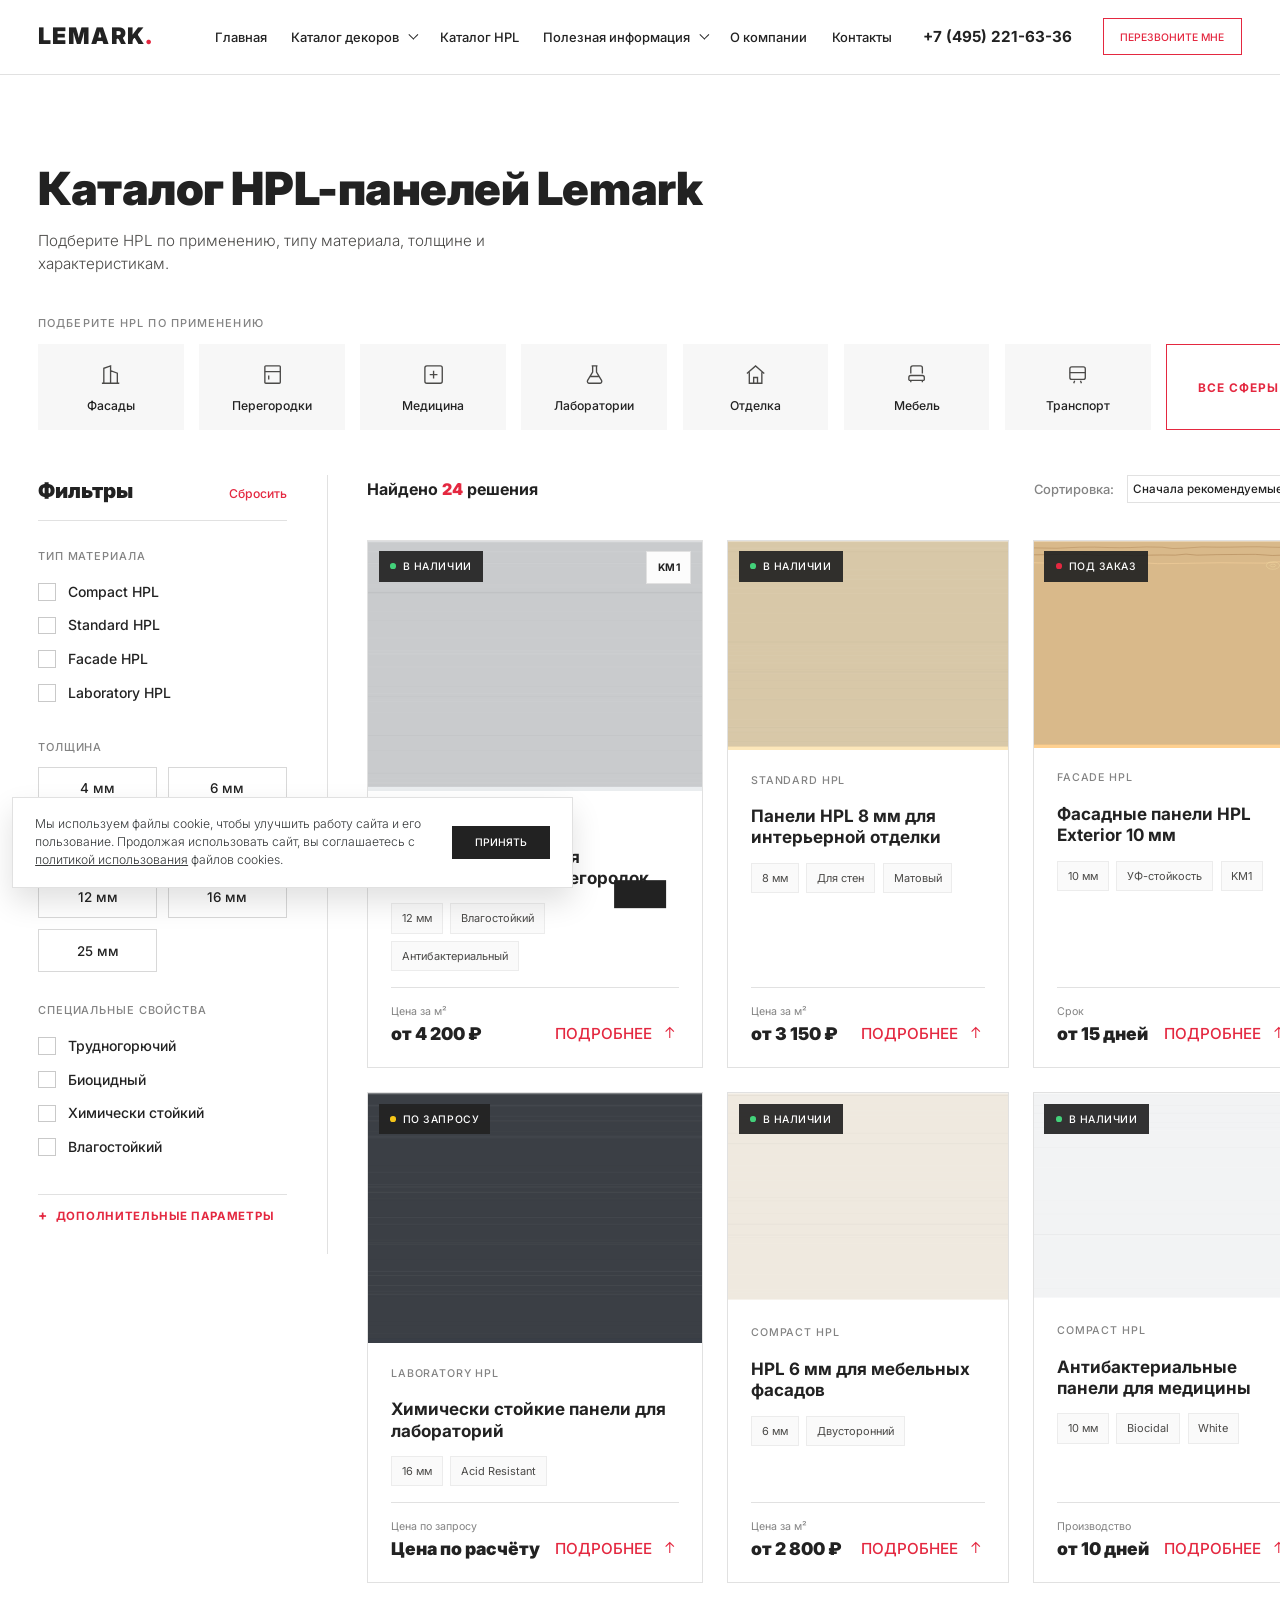
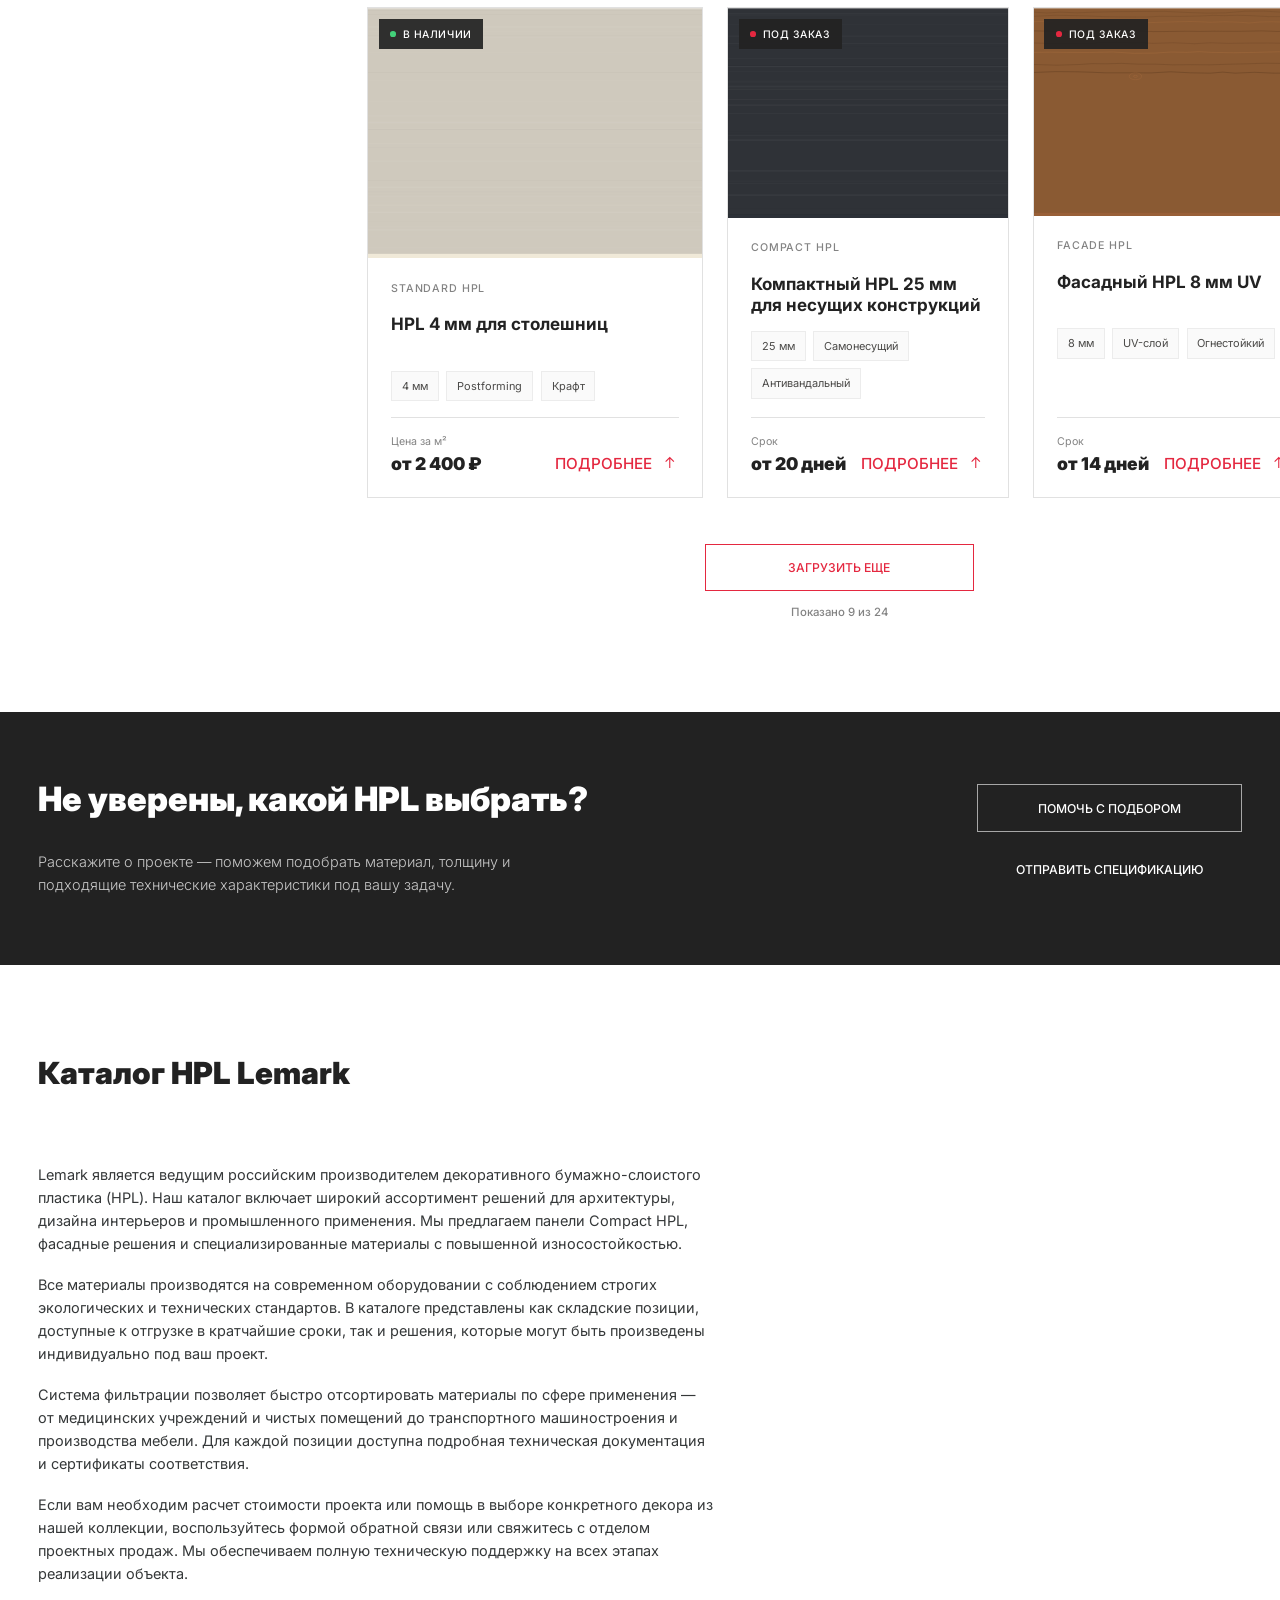
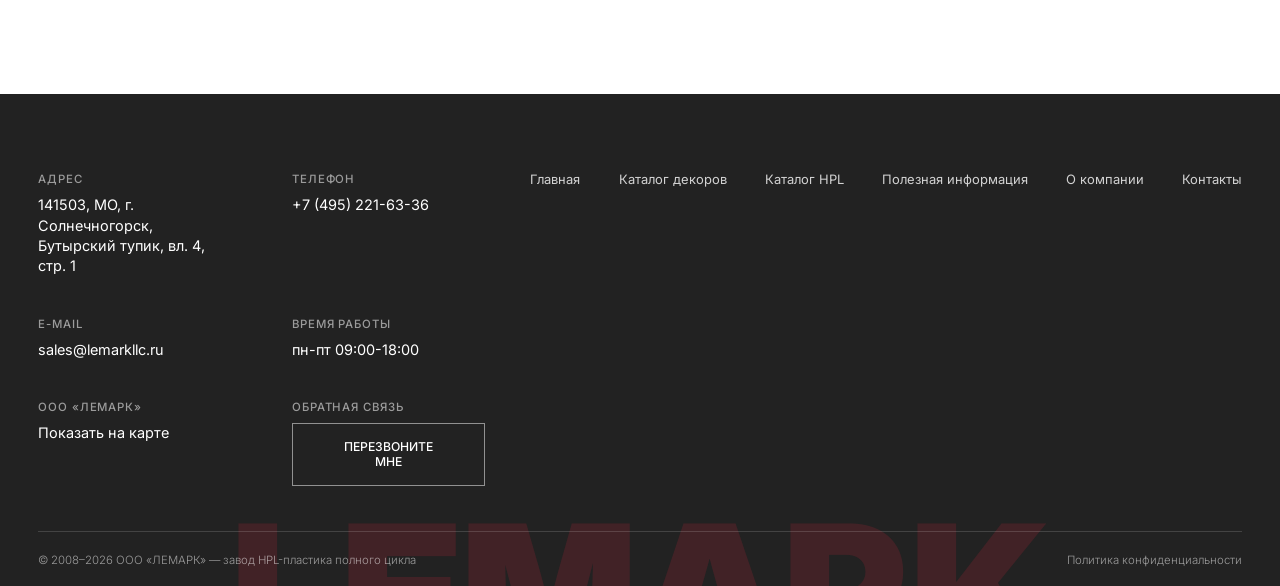
<file: index.html>
<!DOCTYPE html>
<html lang="ru">
<head>
  <meta charset="UTF-8">
  <meta name="viewport" content="width=device-width, initial-scale=1.0">
  <title>Каталог HPL-панелей Lemark — производитель HPL пластика</title>
  <meta name="description" content="Каталог HPL-панелей Lemark: подберите HPL по применению, типу материала, толщине и характеристикам. Более 3156 декоров, производство полного цикла.">
  <link rel="preconnect" href="https://lemarkllc.ru">
  <!-- VisueltPro грузится с lemarkllc.ru; если кросс-домен заблокирован CORS —
       fallback Inter (визуально близок). На MODX шрифт свой — fallback не нужен. -->
  <link rel="preconnect" href="https://fonts.googleapis.com">
  <link rel="preconnect" href="https://fonts.gstatic.com" crossorigin>
  <link href="https://fonts.googleapis.com/css2?family=Inter:wght@300;400;500;600;700;800;900&display=swap" rel="stylesheet">
  <!-- Базовые стили (аналог чанка style.css) -->
  <link rel="stylesheet" href="assets/css/style.css">
  <!-- CSS каталога — отдельный чанк рядом со style.css (см. modx/) -->
  <link rel="stylesheet" href="assets/css/catalog.css">
</head>
<body>

  <!-- ============ ШАПКА (чанк [[*header*]]) ============ -->
  <header class="header">
    <a class="header__logo" href="index.html" aria-label="Lemark — на главную">LEMARK<span>.</span></a>

    <nav class="header__nav" aria-label="Основное меню">
      <a class="header__nav-item" href="index.html">Главная</a>

      <div class="header__nav-item" data-menu>
        <span>Каталог декоров</span><i class="caret"></i>
        <div class="header__nav-dropdown">
          <a href="https://lemarkllc.ru/katalog-dekorov-hpl/odnotonnyie/">Однотонные</a>
          <a href="https://lemarkllc.ru/katalog-dekorov-hpl/derevyannye/">Деревянные</a>
          <a href="https://lemarkllc.ru/katalog-dekorov-hpl/kamennye/">Каменные</a>
          <a href="https://lemarkllc.ru/katalog-dekorov-hpl/fantaziynye/">Фантазийные</a>
          <a href="https://lemarkllc.ru/katalog-dekorov-hpl/metallizirovannye/">Металлизированные</a>
        </div>
      </div>

      <a class="header__nav-item" href="index.html">Каталог HPL</a>

      <div class="header__nav-item" data-menu>
        <span>Полезная информация</span><i class="caret"></i>
        <div class="header__nav-dropdown">
          <a href="https://lemarkllc.ru/poleznaya-informacziya/rekomendacziyi-po-rabote-s-hpl/">Рекомендации по работе с HPL</a>
          <a href="https://lemarkllc.ru/poleznaya-informacziya/texnicheskoe-opisanie-hpl/">Техническое описание HPL</a>
          <a href="https://lemarkllc.ru/poleznaya-informacziya/voprosy-i-otveti/">Вопросы и ответы</a>
        </div>
      </div>

      <a class="header__nav-item" href="https://lemarkllc.ru/o-kompanii/">О компании</a>
      <a class="header__nav-item" href="https://lemarkllc.ru/contacts/">Контакты</a>
    </nav>

    <div class="header__right">
      <a class="header__phone" href="tel:+74952216336">+7 (495) 221-63-36</a>
      <button class="border-red-button header__callback js-open-callback" type="button">Перезвоните мне</button>
    </div>

    <button class="menu-button js-menu-toggle" type="button" aria-label="Открыть меню">
      <span class="menu-button__line menu-button__line_1"></span>
      <span class="menu-button__line menu-button__line_2"></span>
      <span class="menu-button__line menu-button__line_3"></span>
    </button>
  </header>

  <!-- Мобильное меню -->
  <div class="menu-side-overlay js-menu-overlay"></div>
  <aside class="menu-side" aria-label="Мобильное меню">
    <span class="menu-side__title">Меню</span>
    <a class="menu-side__item" href="index.html">Главная</a>
    <div class="menu-side__item">
      Каталог декоров
      <a href="https://lemarkllc.ru/katalog-dekorov-hpl/odnotonnyie/">Однотонные</a>
      <a href="https://lemarkllc.ru/katalog-dekorov-hpl/derevyannye/">Деревянные</a>
      <a href="https://lemarkllc.ru/katalog-dekorov-hpl/kamennye/">Каменные</a>
      <a href="https://lemarkllc.ru/katalog-dekorov-hpl/fantaziynye/">Фантазийные</a>
      <a href="https://lemarkllc.ru/katalog-dekorov-hpl/metallizirovannye/">Металлизированные</a>
    </div>
    <a class="menu-side__item" href="index.html">Каталог HPL</a>
    <div class="menu-side__item">
      Полезная информация
      <a href="https://lemarkllc.ru/poleznaya-informacziya/rekomendacziyi-po-rabote-s-hpl/">Рекомендации по работе с HPL</a>
      <a href="https://lemarkllc.ru/poleznaya-informacziya/texnicheskoe-opisanie-hpl/">Техническое описание HPL</a>
      <a href="https://lemarkllc.ru/poleznaya-informacziya/voprosy-i-otveti/">Вопросы и ответы</a>
    </div>
    <a class="menu-side__item" href="https://lemarkllc.ru/o-kompanii/">О компании</a>
    <a class="menu-side__item" href="https://lemarkllc.ru/contacts/">Контакты</a>
    <span class="menu-side__title">Контакты</span>
    <a class="menu-side__item" href="tel:+74952216336">+7 (495) 221-63-36</a>
    <a class="menu-side__item" href="mailto:sales@lemarkllc.ru">sales@lemarkllc.ru</a>
    <button class="common-button js-open-callback" type="button" style="margin-top:1em;">Перезвоните мне</button>
  </aside>

  <main class="main-content">
    <div class="header-placeholder"></div>

    <div class="section-fc" style="grid-template-columns: var(--gaps) 1fr var(--gaps);">
      <div class="section-fc__container" style="width:100%;">

        <!-- Заголовок страницы -->
        <section class="catalog-intro">
          <h1 class="catalog-intro__heading">Каталог HPL-панелей Lemark</h1>
          <p class="catalog-intro__desc">Подберите HPL по применению, типу материала, толщине и характеристикам.</p>
        </section>

        <!-- Быстрый фильтр по применению (иконки, как в макете) -->
        <section class="catalog-apps" id="catalogApps" aria-label="Подберите HPL по применению">
          <span class="catalog-apps__label">Подберите HPL по применению</span>
          <div class="catalog-apps__grid">
            <button class="app-tile" type="button" data-app="faades">
              <svg viewBox="0 0 24 24" fill="none" stroke="currentColor" stroke-width="1.4" aria-hidden="true"><path d="M3 21h18M5 21V5.5L12 3v18M12 21V8l7 2.5V21M8 8h.01M8 11h.01M8 14h.01M8 17h.01M15.5 13h.01M15.5 16h.01"/></svg>
              <span>Фасады</span>
            </button>
            <button class="app-tile" type="button" data-app="peregorodki">
              <svg viewBox="0 0 24 24" fill="none" stroke="currentColor" stroke-width="1.4" aria-hidden="true"><rect x="4" y="3" width="16" height="18" rx="1"/><path d="M4 9h16M15 6h.01M8 13v4"/></svg>
              <span>Перегородки</span>
            </button>
            <button class="app-tile" type="button" data-app="medicina">
              <svg viewBox="0 0 24 24" fill="none" stroke="currentColor" stroke-width="1.4" aria-hidden="true"><rect x="3" y="3" width="18" height="18" rx="2"/><path d="M12 8v8M8 12h8"/></svg>
              <span>Медицина</span>
            </button>
            <button class="app-tile" type="button" data-app="laboratorii">
              <svg viewBox="0 0 24 24" fill="none" stroke="currentColor" stroke-width="1.4" aria-hidden="true"><path d="M9 3h6M10 3v6.3L4.8 18a2 2 0 0 0 1.8 3h10.8a2 2 0 0 0 1.8-3L14 9.3V3M7.5 14h9"/></svg>
              <span>Лаборатории</span>
            </button>
            <button class="app-tile" type="button" data-app="orientka">
              <svg viewBox="0 0 24 24" fill="none" stroke="currentColor" stroke-width="1.4" aria-hidden="true"><path d="M3 11l9-8 9 8M5.5 9.5V21h13V9.5M10 21v-6h4v6"/></svg>
              <span>Отделка</span>
            </button>
            <button class="app-tile" type="button" data-app="mebel">
              <svg viewBox="0 0 24 24" fill="none" stroke="currentColor" stroke-width="1.4" aria-hidden="true"><path d="M6 11V5a2 2 0 0 1 2-2h8a2 2 0 0 1 2 2v6M4 18v-3a2 2 0 0 1 2-2h12a2 2 0 0 1 2 2v3M4 18h16M6 18v2M18 18v2"/></svg>
              <span>Мебель</span>
            </button>
            <button class="app-tile" type="button" data-app="transport">
              <svg viewBox="0 0 24 24" fill="none" stroke="currentColor" stroke-width="1.4" aria-hidden="true"><rect x="4" y="4" width="16" height="13" rx="2"/><path d="M4 10h16M8 21l1-2.5M16 21l-1-2.5M8.5 14h.01M15.5 14h.01"/></svg>
              <span>Транспорт</span>
            </button>
            <button class="app-tile app-tile--all is-active" type="button" data-app="all">
              <span>Все сферы</span>
            </button>
          </div>
        </section>

        <!-- ============ Фильтры (слева, доп. параметры) + каталог (справа) ============ -->
        <div class="catalog-layout">

          <!-- Сайдбар доп. фильтров (статичный; JS фильтрует сетку) -->
          <aside class="catalog-filters" id="catalogFilters" aria-label="Фильтры каталога">
            <div class="catalog-filters__head">
              <h2 class="catalog-filters__title">Фильтры</h2>
              <button class="catalog-filters__reset js-reset" type="button">Сбросить</button>
            </div>

            <div class="catalog-filters__group">
              <h3 class="catalog-filters__label">Тип материала</h3>
              <label class="check"><input type="checkbox" data-filter="category" value="Compact HPL"><span class="check__box"></span>Compact HPL</label>
              <label class="check"><input type="checkbox" data-filter="category" value="Standard HPL"><span class="check__box"></span>Standard HPL</label>
              <label class="check"><input type="checkbox" data-filter="category" value="Facade HPL"><span class="check__box"></span>Facade HPL</label>
              <label class="check"><input type="checkbox" data-filter="category" value="Laboratory HPL"><span class="check__box"></span>Laboratory HPL</label>
            </div>

            <div class="catalog-filters__group">
              <h3 class="catalog-filters__label">Толщина</h3>
              <div class="catalog-filters__thickness">
                <button class="thickness-toggle" type="button" data-filter="thickness" data-value="4">4 мм</button>
                <button class="thickness-toggle" type="button" data-filter="thickness" data-value="6">6 мм</button>
                <button class="thickness-toggle" type="button" data-filter="thickness" data-value="8">8 мм</button>
                <button class="thickness-toggle" type="button" data-filter="thickness" data-value="10">10 мм</button>
                <button class="thickness-toggle" type="button" data-filter="thickness" data-value="12">12 мм</button>
                <button class="thickness-toggle" type="button" data-filter="thickness" data-value="16">16 мм</button>
                <button class="thickness-toggle" type="button" data-filter="thickness" data-value="25">25 мм</button>
              </div>
            </div>

            <div class="catalog-filters__group">
              <h3 class="catalog-filters__label">Специальные свойства</h3>
              <label class="check"><input type="checkbox" data-filter="property" value="fire"><span class="check__box"></span>Трудногорючий</label>
              <label class="check"><input type="checkbox" data-filter="property" value="biocidal"><span class="check__box"></span>Биоцидный</label>
              <label class="check"><input type="checkbox" data-filter="property" value="chemical"><span class="check__box"></span>Химически стойкий</label>
              <label class="check"><input type="checkbox" data-filter="property" value="moisture"><span class="check__box"></span>Влагостойкий</label>
            </div>

            <button class="catalog-filters__more js-filters-more" type="button" aria-expanded="false">
              <span class="catalog-filters__more-icon">+</span>Дополнительные параметры
            </button>
            <div class="catalog-filters__extra" id="catalogFiltersExtra" hidden>
              <div class="catalog-filters__group">
                <h3 class="catalog-filters__label">Наличие</h3>
                <label class="check"><input type="checkbox" data-filter="stock" value="in_stock"><span class="check__box"></span>В наличии</label>
                <label class="check"><input type="checkbox" data-filter="stock" value="under_order"><span class="check__box"></span>Под заказ</label>
                <label class="check"><input type="checkbox" data-filter="stock" value="request"><span class="check__box"></span>По запросу</label>
              </div>
            </div>
          </aside>

          <!-- Контент каталога -->
          <div class="catalog-main">

            <!-- Панель результатов -->
            <div class="catalog-toolbar">
              <span class="catalog-toolbar__count" id="catalogCount">Найдено <b>…</b> решений</span>
              <div class="catalog-chips" id="catalogChips"><!-- JS: активные фильтры --></div>
              <div class="catalog-sort">
                <span>Сортировка:</span>
                <select id="catalogSort" aria-label="Сортировка">
                  <option value="recommended">Сначала рекомендуемые</option>
                  <option value="thickness">По толщине</option>
                  <option value="name">По названию</option>
                </select>
              </div>
            </div>

            <!-- Сетка карточек -->
            <section class="catalog-grid" id="catalogGrid" aria-label="Список товаров"></section>

            <!-- Пусто -->
            <div class="catalog-empty" id="catalogEmpty" hidden>
              <b>Ничего не найдено</b>
              Попробуйте изменить параметры фильтров.
            </div>

            <!-- Загрузить еще -->
            <div class="catalog-loadmore" id="catalogLoadmore" hidden>
              <div>
                <button class="border-red-button js-loadmore" type="button">Загрузить еще</button>
                <div class="catalog-loadmore__note" id="catalogLoadmoreNote"></div>
              </div>
            </div>

          </div>
        </div>

      </div>
    </div>

    <!-- CTA: помощь с подбором -->
    <section class="catalog-cta">
      <div class="catalog-cta__inner">
        <div>
          <h2 class="catalog-cta__heading">Не уверены, какой HPL выбрать?</h2>
          <p class="catalog-cta__desc">Расскажите о проекте — поможем подобрать материал, толщину и подходящие технические характеристики под вашу задачу.</p>
        </div>
        <div class="catalog-cta__buttons">
          <button class="border-red-button js-open-callback" type="button">Помочь с подбором</button>
          <button class="common-button js-open-spec" type="button">Отправить спецификацию</button>
        </div>
      </div>
    </section>

    <!-- SEO-блок -->
    <section class="catalog-seo section-fc">
      <h2 class="section-fc__heading catalog-seo__heading">Каталог HPL Lemark</h2>
      <div class="section-fc__container">
        <p>Lemark является ведущим российским производителем декоративного бумажно-слоистого пластика (HPL). Наш каталог включает широкий ассортимент решений для архитектуры, дизайна интерьеров и промышленного применения. Мы предлагаем панели Compact HPL, фасадные решения и специализированные материалы с повышенной износостойкостью.</p>
        <p>Все материалы производятся на современном оборудовании с соблюдением строгих экологических и технических стандартов. В каталоге представлены как складские позиции, доступные к отгрузке в кратчайшие сроки, так и решения, которые могут быть произведены индивидуально под ваш проект.</p>
        <p>Система фильтрации позволяет быстро отсортировать материалы по сфере применения — от медицинских учреждений и чистых помещений до транспортного машиностроения и производства мебели. Для каждой позиции доступна подробная техническая документация и сертификаты соответствия.</p>
        <p>Если вам необходим расчет стоимости проекта или помощь в выборе конкретного декора из нашей коллекции, воспользуйтесь формой обратной связи или свяжитесь с отделом проектных продаж. Мы обеспечиваем полную техническую поддержку на всех этапах реализации объекта.</p>
      </div>
    </section>

  </main>

  <!-- ============ ПОДВАЛ (чанк [[*footer*]]) ============ -->
  <footer class="footer">
    <div class="footer__inner">
      <div class="footer__contacts">
        <div class="footer__contacts-item">
          <b>Адрес</b>
          <span>141503, МО, г. Солнечногорск,<br>Бутырский тупик, вл. 4, стр. 1</span>
        </div>
        <div class="footer__contacts-item">
          <b>Телефон</b>
          <a href="tel:+74952216336">+7 (495) 221-63-36</a>
        </div>
        <div class="footer__contacts-item">
          <b>E-mail</b>
          <a href="mailto:sales@lemarkllc.ru">sales@lemarkllc.ru</a>
        </div>
        <div class="footer__contacts-item">
          <b>Время работы</b>
          <span>пн-пт 09:00-18:00</span>
        </div>
        <div class="footer__contacts-item">
          <b>ООО «ЛЕМАРК»</b>
          <a href="https://yandex.ru/maps/?text=Солнечногорск%20Бутырский%20тупик%204" target="_blank" rel="noopener">Показать на карте</a>
        </div>
        <div class="footer__contacts-item">
          <b>Обратная связь</b>
          <button class="border-red-button footer__callback js-open-callback" type="button">Перезвоните мне</button>
        </div>
      </div>

      <nav class="footer__menu" aria-label="Меню в подвале">
        <a href="index.html">Главная</a>
        <a href="https://lemarkllc.ru/katalog-dekorov-hpl/">Каталог декоров</a>
        <a href="index.html">Каталог HPL</a>
        <a href="https://lemarkllc.ru/poleznaya-informacziya/">Полезная информация</a>
        <a href="https://lemarkllc.ru/o-kompanii/">О компании</a>
        <a href="https://lemarkllc.ru/contacts/">Контакты</a>
      </nav>
    </div>

    <div class="footer__copy">
      <span>© 2008–<span id="footerYear"></span> ООО «ЛЕМАРК» — завод HPL-пластика полного цикла</span>
      <a href="https://lemarkllc.ru/politika-konfidenczialnosti/">Политика конфиденциальности</a>
    </div>

    <div class="footer__text-logo" aria-hidden="true">LEMARK</div>
  </footer>

  <!-- Cookie-плашка -->
  <div class="cookie-banner" id="cookieBanner">
    <span>Мы используем файлы cookie, чтобы улучшить работу сайта и его пользование. Продолжая использовать сайт, вы соглашаетесь с <a href="https://lemarkllc.ru/politika-konfidenczialnosti/">политикой использования</a> файлов cookies.</span>
    <button class="common-button cookie-banner__button" id="cookieAccept" type="button">Принять</button>
  </div>

  <!-- Поп-ап: обратный звонок -->
  <div class="popup" id="callbackPopup" role="dialog" aria-modal="true" aria-label="Форма обратного звонка">
    <div class="common-form">
      <button class="common-form__close-button js-popup-close" type="button" aria-label="Закрыть"></button>
      <h3 class="common-form__title">Перезвоните <span>мне</span></h3>
      <p class="common-form__desc">Оставьте номер — специалист по HPL перезвонит в рабочее время и ответит на вопросы по каталогу.</p>
      <form class="js-demo-form" data-form-name="callback">
        <input class="common-form__input" type="text" name="name" placeholder="Ваше имя" required>
        <input class="common-form__input" type="tel" name="phone" placeholder="Телефон" required>
        <label class="common-form__terms">
          <input type="checkbox" name="agree" required>
          Я даю согласие на обработку персональных данных и принимаю
          <a href="https://lemarkllc.ru/politika-konfidenczialnosti/" target="_blank" rel="noopener">политику конфиденциальности</a>
        </label>
        <button class="common-button common-button_red common-form__submit-button" type="submit">Отправить заявку</button>
      </form>
    </div>
  </div>

  <!-- Поп-ап: спецификация -->
  <div class="popup" id="specPopup" role="dialog" aria-modal="true" aria-label="Отправить спецификацию">
    <div class="common-form">
      <button class="common-form__close-button js-popup-close" type="button" aria-label="Закрыть"></button>
      <h3 class="common-form__title">Отправить <span>спецификацию</span></h3>
      <p class="common-form__desc">Пришлите размеры или чертежи проекта — подберём материал, декор и рассчитаем стоимость.</p>
      <form class="js-demo-form" data-form-name="specification">
        <input class="common-form__input" type="text" name="name" placeholder="Ваше имя" required>
        <input class="common-form__input" type="tel" name="phone" placeholder="Телефон" required>
        <input class="common-form__input" type="email" name="email" placeholder="E-mail">
        <label class="common-form__file-field js-file-field">
          <svg viewBox="0 0 24 24" aria-hidden="true"><path d="M12 5v14M5 12h14" stroke-width="2"/></svg>
          <span class="js-file-label">Прикрепить файл (PDF, DWG, XLSX)</span>
          <input class="common-form__real-file-input" type="file" name="file">
        </label>
        <label class="common-form__terms">
          <input type="checkbox" name="agree" required>
          Я даю согласие на обработку персональных данных и принимаю
          <a href="https://lemarkllc.ru/politika-konfidenczialnosti/" target="_blank" rel="noopener">политику конфиденциальности</a>
        </label>
        <button class="common-button common-button_red common-form__submit-button" type="submit">Отправить спецификацию</button>
      </form>
    </div>
  </div>

  <div class="toast" id="toast"></div>

  <!-- Базовый JS (меню, формы, cookie) -->
  <script src="assets/js/main.js"></script>
  <!-- JS каталога (аналог чанка каталога) -->
  <script src="assets/js/catalog.js"></script>
</body>
</html>
</file>
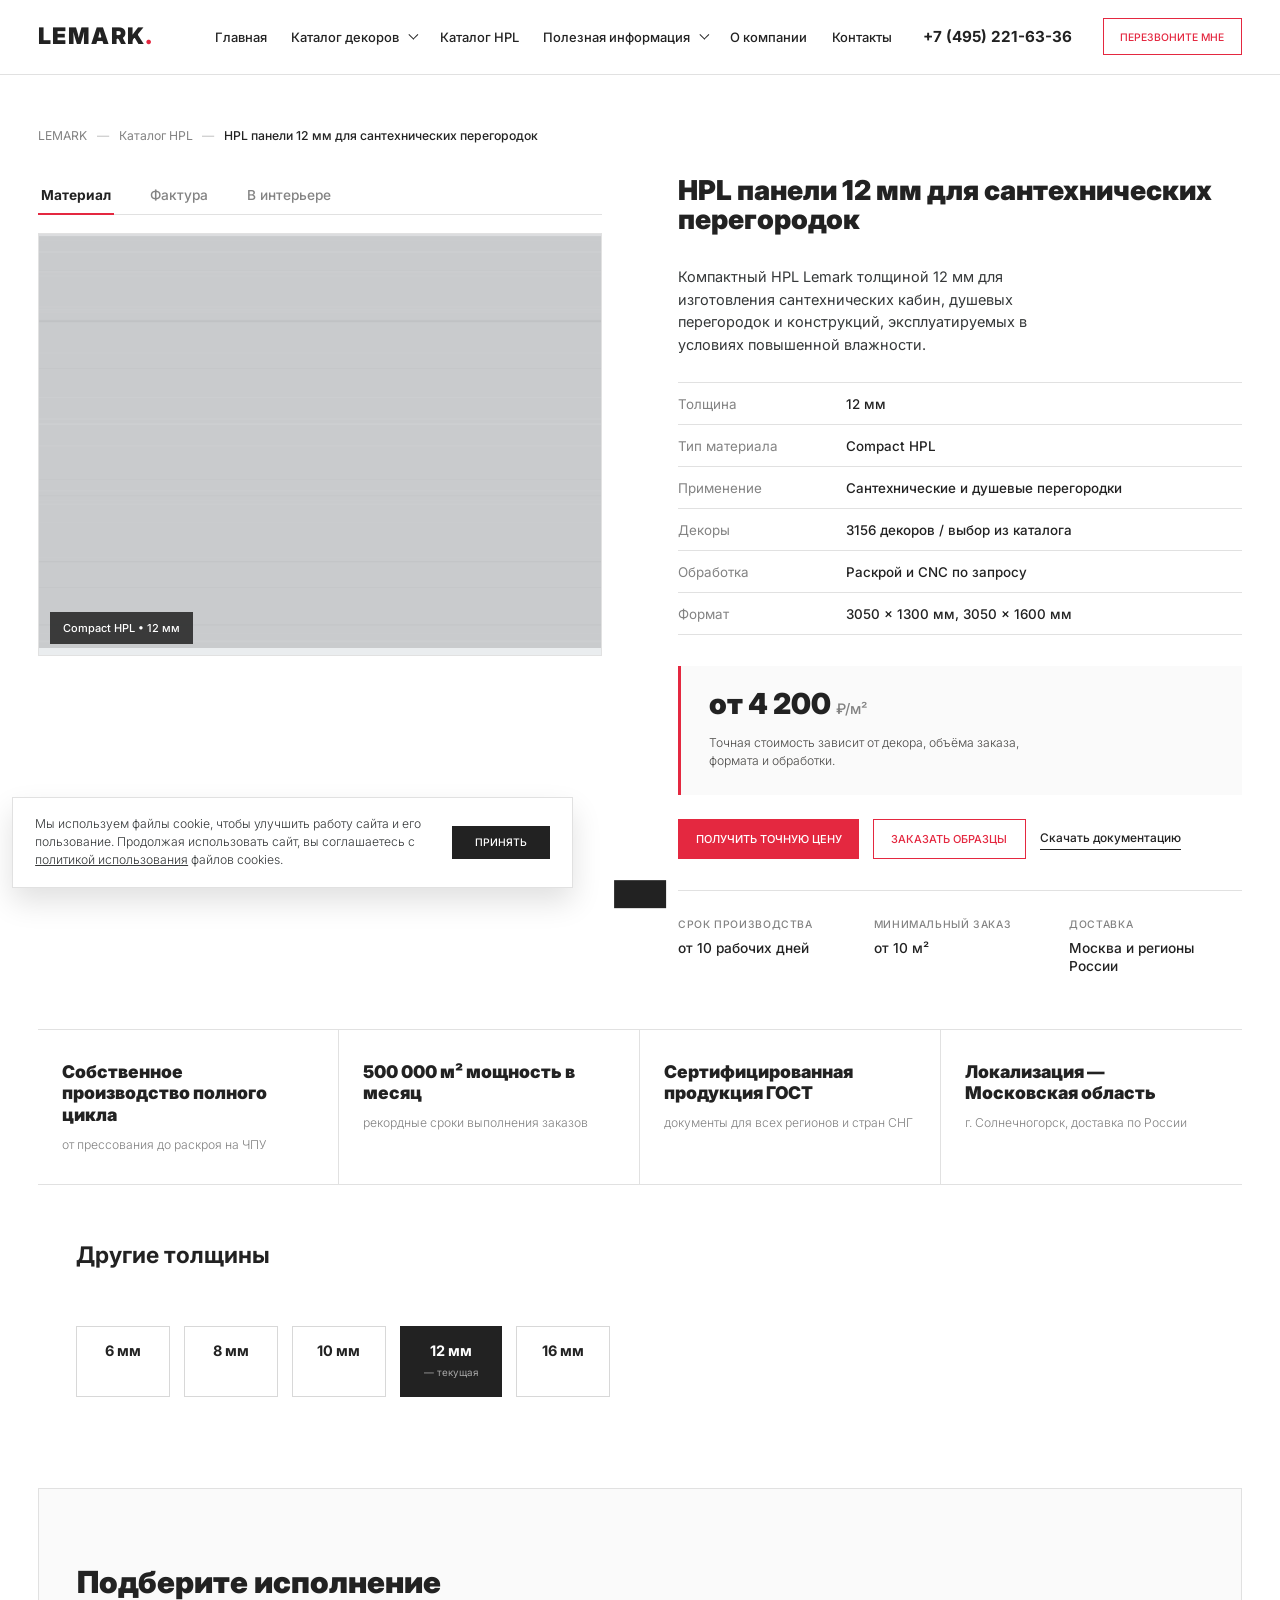
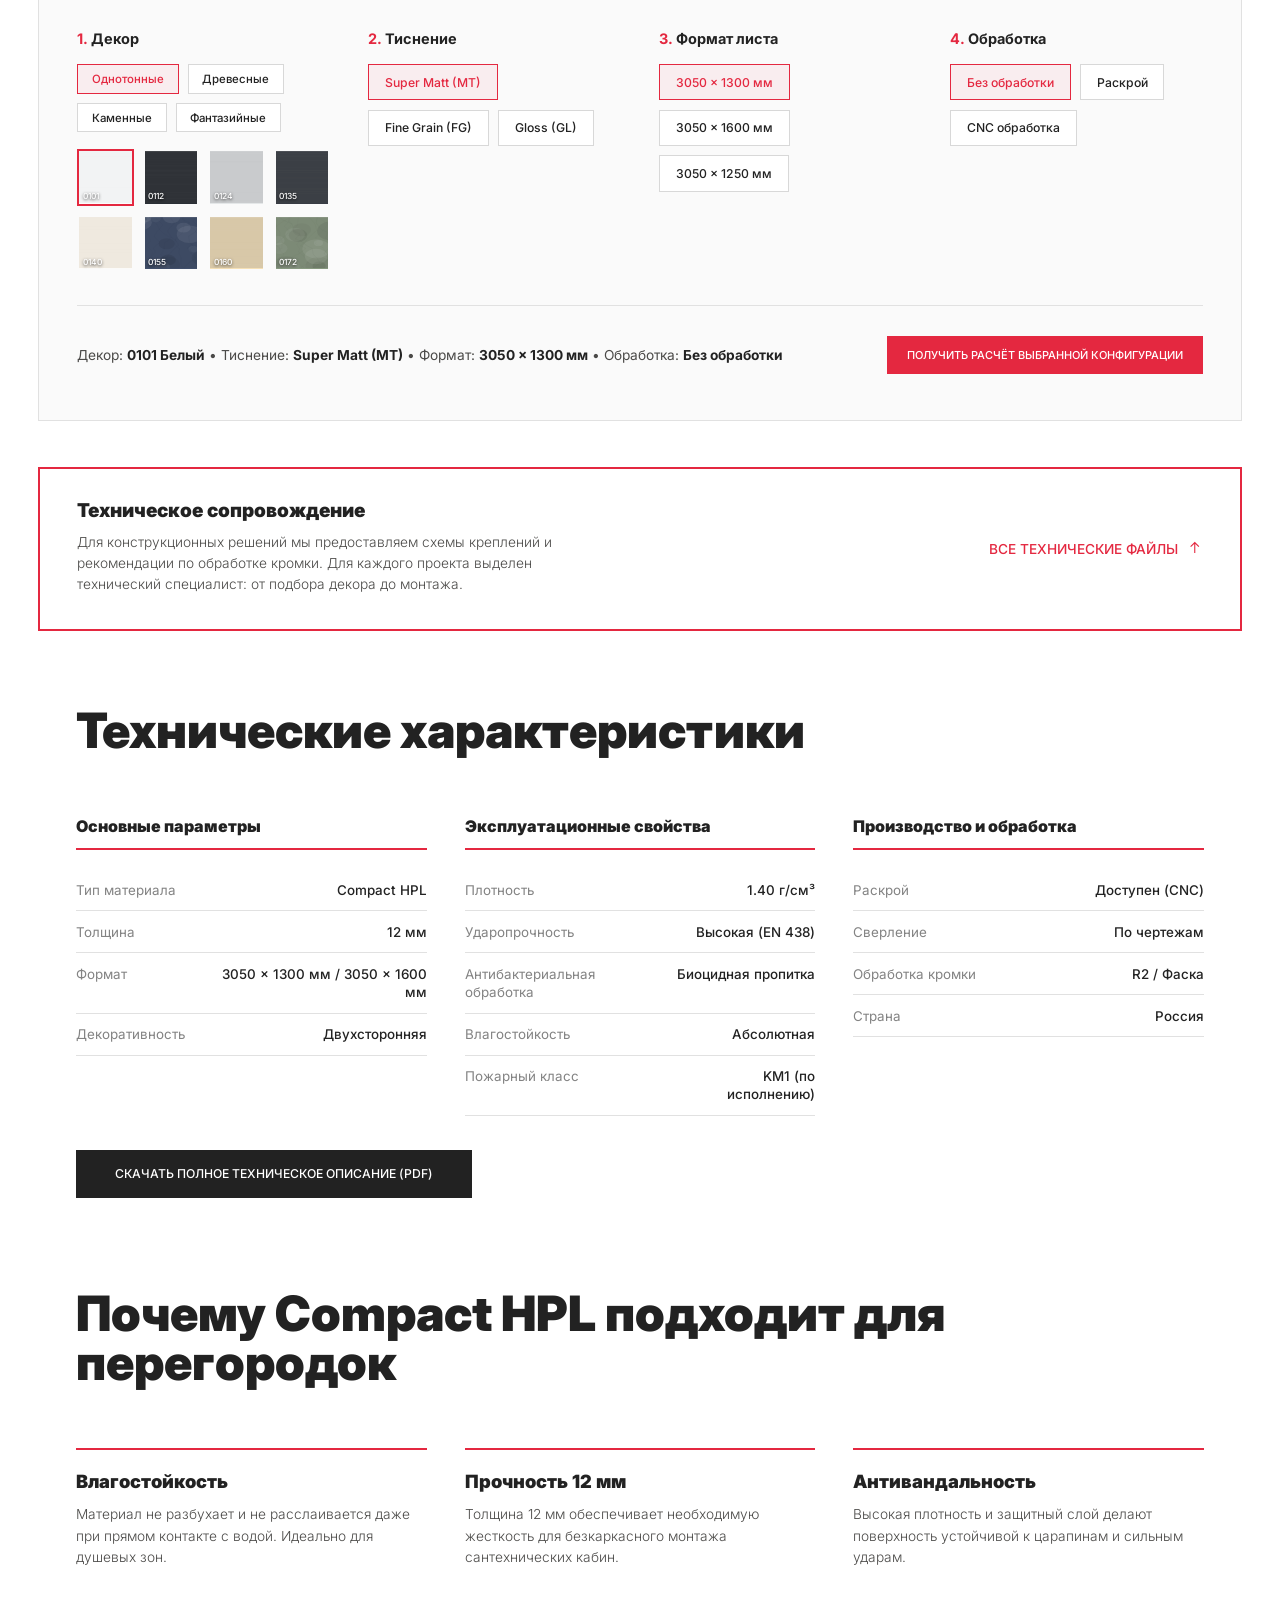
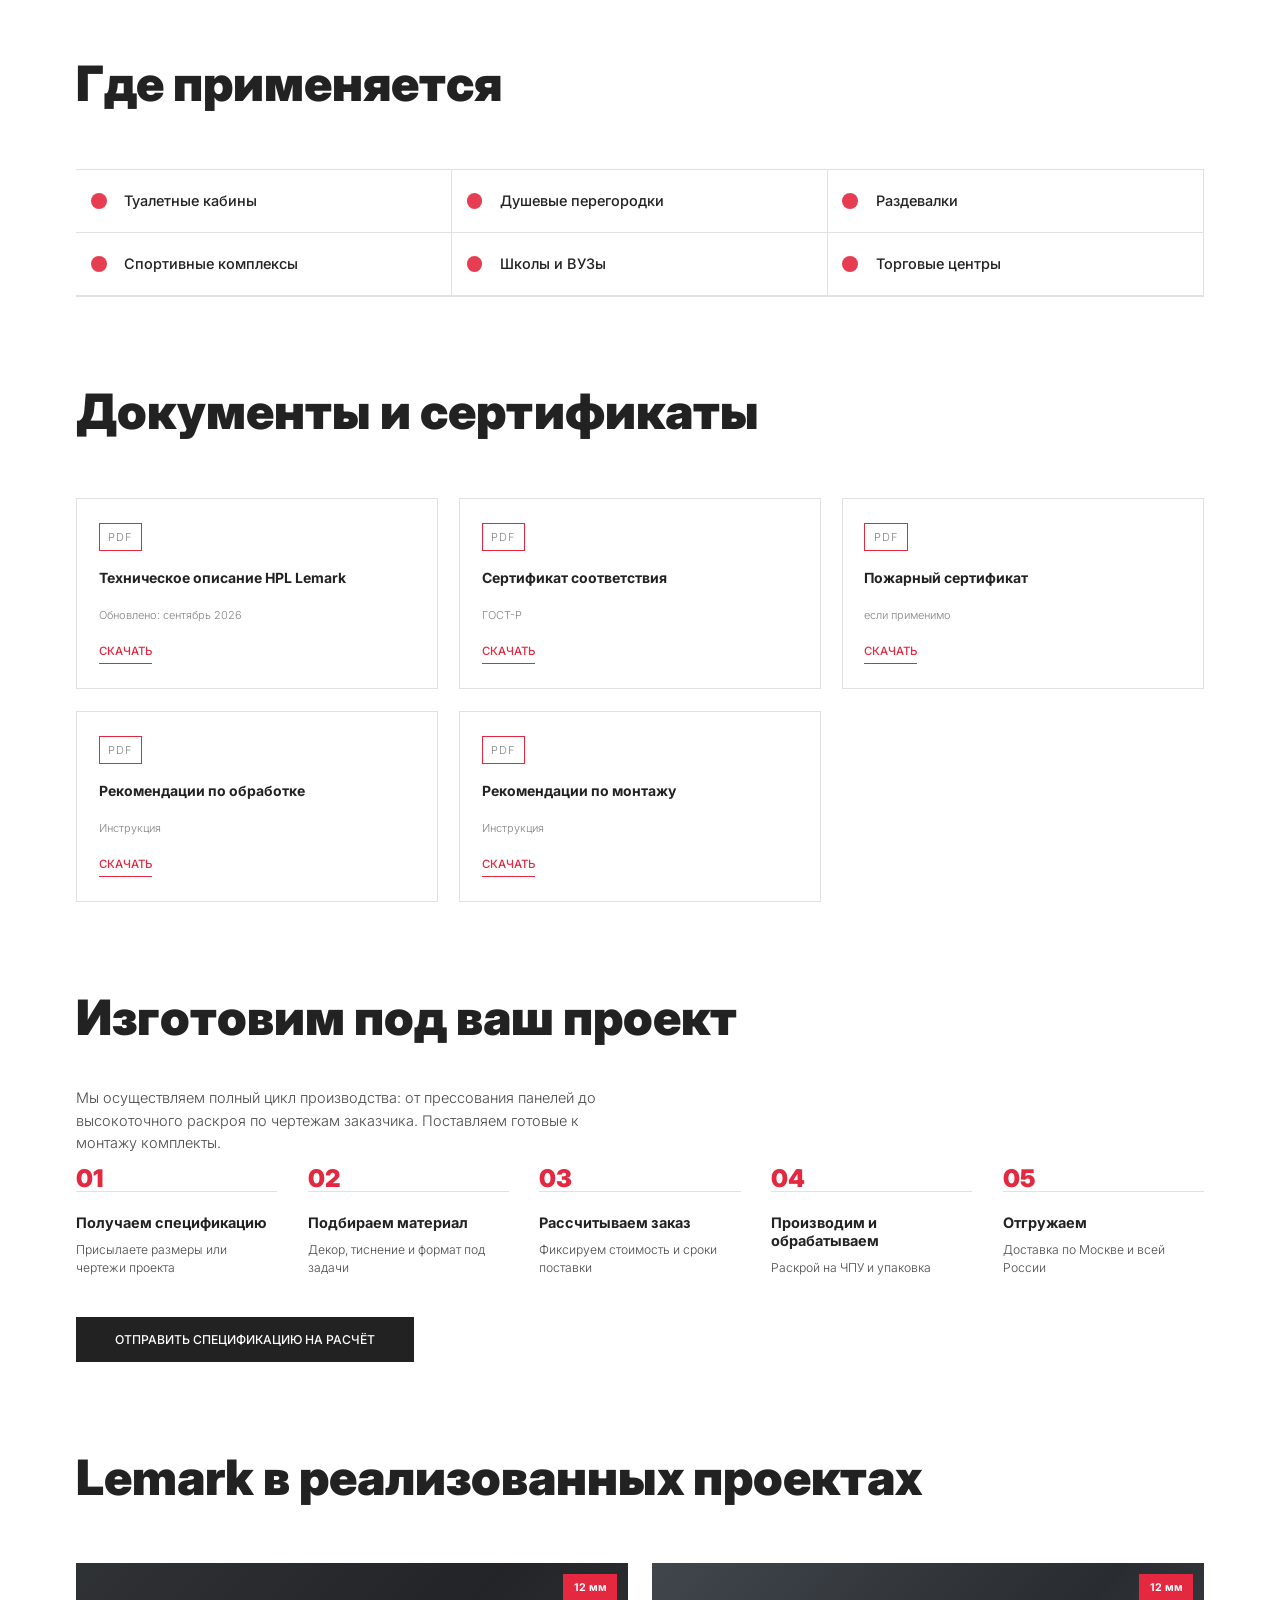
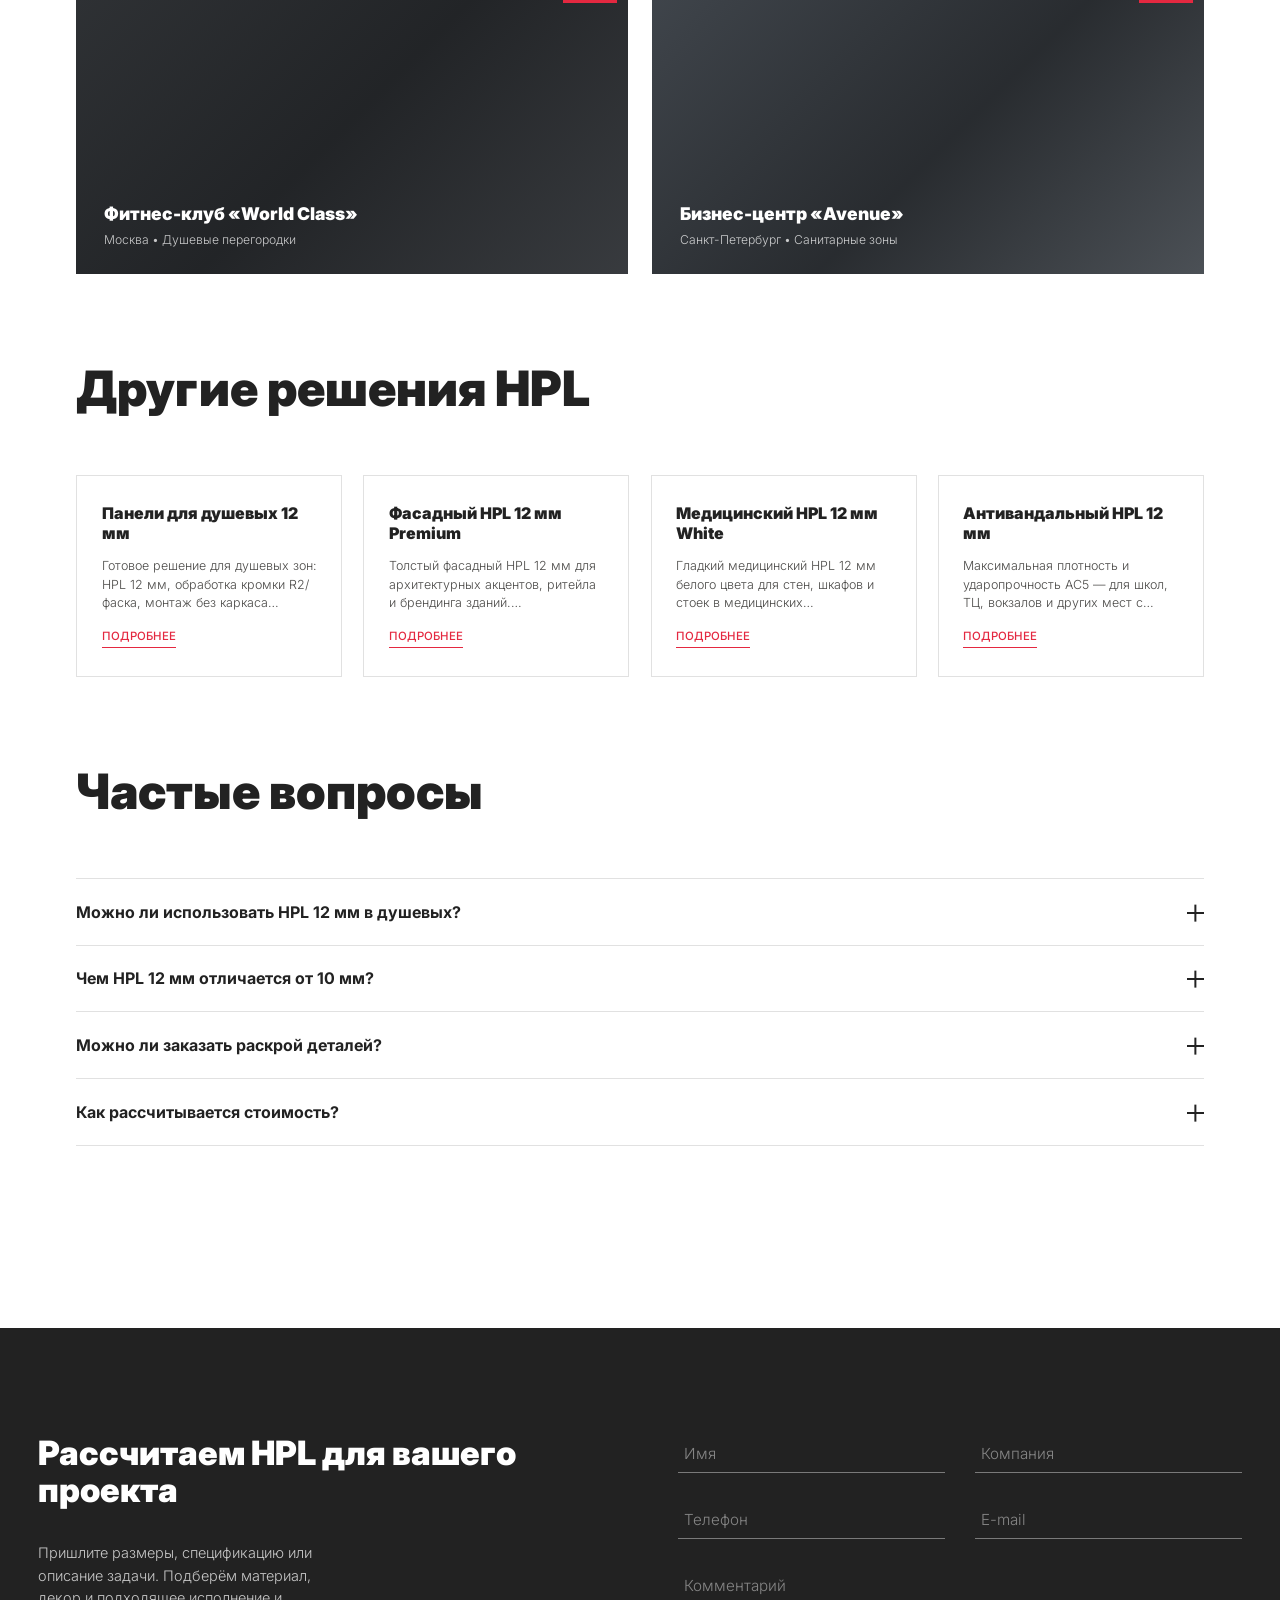
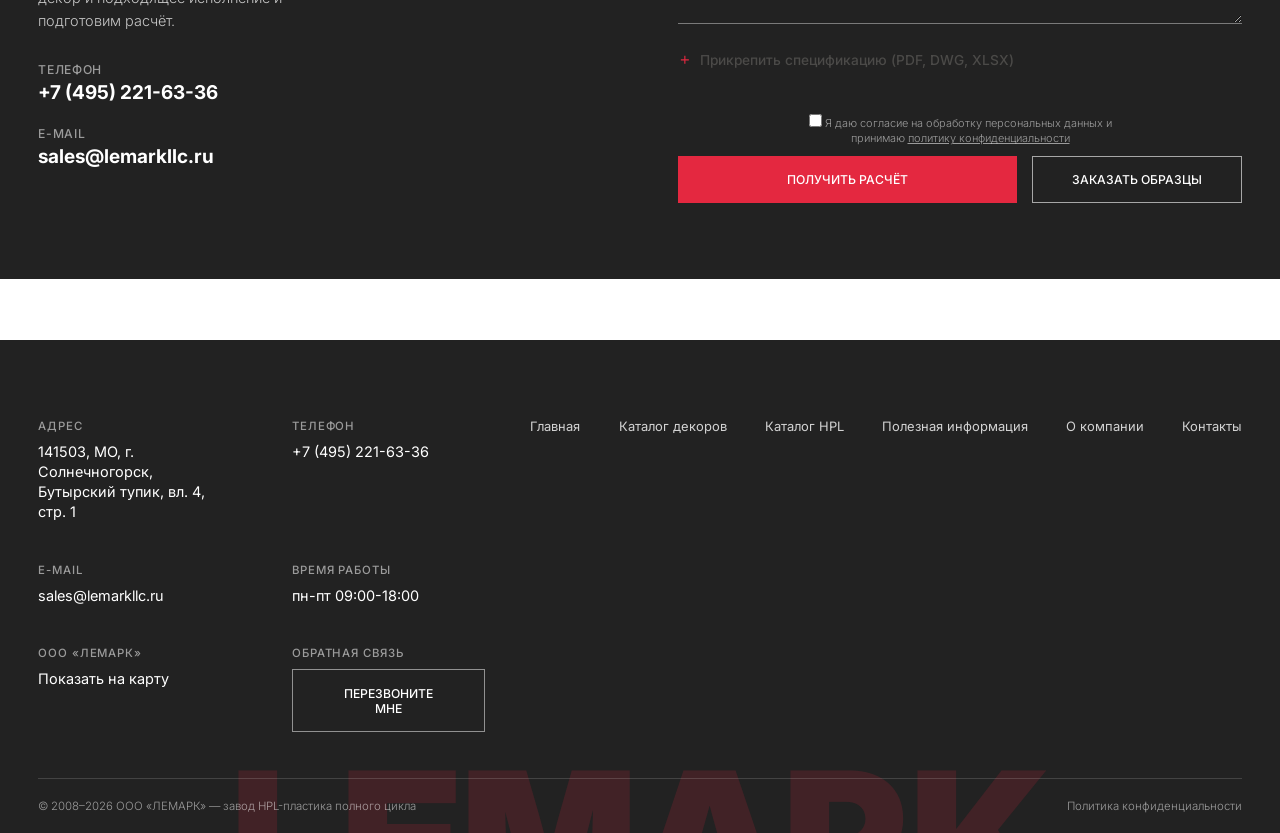
<file: product.html>
<!DOCTYPE html>
<html lang="ru">
<head>
  <meta charset="UTF-8">
  <meta name="viewport" content="width=device-width, initial-scale=1.0">
  <title>HPL панели Lemark — купить панели HPL от производителя</title>
  <meta name="description" content="HPL-панели Lemark: технические характеристики, декоры, раскрой по чертежам. Производство полного цикла, Москва и регионы России.">
  <link rel="preconnect" href="https://lemarkllc.ru">
  <!-- VisueltPro грузится с lemarkllc.ru; если кросс-домен заблокирован CORS —
       fallback Inter (визуально близок). На MODX шрифт свой — fallback не нужен. -->
  <link rel="preconnect" href="https://fonts.googleapis.com">
  <link rel="preconnect" href="https://fonts.gstatic.com" crossorigin>
  <link href="https://fonts.googleapis.com/css2?family=Inter:wght@300;400;500;600;700;800;900&display=swap" rel="stylesheet">
  <!-- Базовые стили (аналог чанка style.css) -->
  <link rel="stylesheet" href="assets/css/style.css">
  <!-- CSS карточки товара — отдельный чанк рядом со style.css (см. modx/) -->
  <link rel="stylesheet" href="assets/css/product.css">
</head>
<body>

  <!-- ============ ШАПКА (чанк [[*header*]]) ============ -->
  <header class="header">
    <a class="header__logo" href="index.html" aria-label="Lemark — на главную">LEMARK<span>.</span></a>

    <nav class="header__nav" aria-label="Основное меню">
      <a class="header__nav-item" href="index.html">Главная</a>

      <div class="header__nav-item" data-menu>
        <span>Каталог декоров</span><i class="caret"></i>
        <div class="header__nav-dropdown">
          <a href="https://lemarkllc.ru/katalog-dekorov-hpl/odnotonnyie/">Однотонные</a>
          <a href="https://lemarkllc.ru/katalog-dekorov-hpl/derevyannye/">Деревянные</a>
          <a href="https://lemarkllc.ru/katalog-dekorov-hpl/kamennye/">Каменные</a>
          <a href="https://lemarkllc.ru/katalog-dekorov-hpl/fantaziynye/">Фантазийные</a>
          <a href="https://lemarkllc.ru/katalog-dekorov-hpl/metallizirovannye/">Металлизированные</a>
        </div>
      </div>

      <a class="header__nav-item" href="index.html">Каталог HPL</a>

      <div class="header__nav-item" data-menu>
        <span>Полезная информация</span><i class="caret"></i>
        <div class="header__nav-dropdown">
          <a href="https://lemarkllc.ru/poleznaya-informacziya/rekomendacziyi-po-rabote-s-hpl/">Рекомендации по работе с HPL</a>
          <a href="https://lemarkllc.ru/poleznaya-informacziya/texnicheskoe-opisanie-hpl/">Техническое описание HPL</a>
          <a href="https://lemarkllc.ru/poleznaya-informacziya/voprosy-i-otveti/">Вопросы и ответы</a>
        </div>
      </div>

      <a class="header__nav-item" href="https://lemarkllc.ru/o-kompanii/">О компании</a>
      <a class="header__nav-item" href="https://lemarkllc.ru/contacts/">Контакты</a>
    </nav>

    <div class="header__right">
      <a class="header__phone" href="tel:+74952216336">+7 (495) 221-63-36</a>
      <button class="border-red-button header__callback js-open-callback" type="button">Перезвоните мне</button>
    </div>

    <button class="menu-button js-menu-toggle" type="button" aria-label="Открыть меню">
      <span class="menu-button__line menu-button__line_1"></span>
      <span class="menu-button__line menu-button__line_2"></span>
      <span class="menu-button__line menu-button__line_3"></span>
    </button>
  </header>

  <!-- Мобильное меню -->
  <div class="menu-side-overlay js-menu-overlay"></div>
  <aside class="menu-side" aria-label="Мобильное меню">
    <span class="menu-side__title">Меню</span>
    <a class="menu-side__item" href="index.html">Главная</a>
    <div class="menu-side__item">
      Каталог декоров
      <a href="https://lemarkllc.ru/katalog-dekorov-hpl/odnotonnyie/">Однотонные</a>
      <a href="https://lemarkllc.ru/katalog-dekorov-hpl/derevyannye/">Деревянные</a>
      <a href="https://lemarkllc.ru/katalog-dekorov-hpl/kamennye/">Каменные</a>
      <a href="https://lemarkllc.ru/katalog-dekorov-hpl/fantaziynye/">Фантазийные</a>
      <a href="https://lemarkllc.ru/katalog-dekorov-hpl/metallizirovannye/">Металлизированные</a>
    </div>
    <a class="menu-side__item" href="index.html">Каталог HPL</a>
    <div class="menu-side__item">
      Полезная информация
      <a href="https://lemarkllc.ru/poleznaya-informacziya/rekomendacziyi-po-rabote-s-hpl/">Рекомендации по работе с HPL</a>
      <a href="https://lemarkllc.ru/poleznaya-informacziya/texnicheskoe-opisanie-hpl/">Техническое описание HPL</a>
      <a href="https://lemarkllc.ru/poleznaya-informacziya/voprosy-i-otveti/">Вопросы и ответы</a>
    </div>
    <a class="menu-side__item" href="https://lemarkllc.ru/o-kompanii/">О компании</a>
    <a class="menu-side__item" href="https://lemarkllc.ru/contacts/">Контакты</a>
    <span class="menu-side__title">Контакты</span>
    <a class="menu-side__item" href="tel:+74952216336">+7 (495) 221-63-36</a>
    <a class="menu-side__item" href="mailto:sales@lemarkllc.ru">sales@lemarkllc.ru</a>
    <button class="common-button js-open-callback" type="button" style="margin-top:1em;">Перезвоните мне</button>
  </aside>

  <main class="main-content">
    <div class="header-placeholder"></div>

    <div class="section-fc" style="grid-template-columns: var(--gaps) 1fr var(--gaps);">
      <div class="section-fc__container" style="width:100%;">

        <!-- Хлебные крошки -->
        <nav class="breadcrumbs" id="breadcrumbs" aria-label="Хлебные крошки"></nav>

        <!-- ====== Верх карточки ====== -->
        <section class="product-hero" id="productHero">
          <div class="product-gallery">
            <div class="product-gallery__tabs" id="galleryTabs" role="tablist">
              <button class="product-gallery__tab is-active" type="button" data-gallery="material">Материал</button>
              <button class="product-gallery__tab" type="button" data-gallery="texture">Фактура</button>
              <button class="product-gallery__tab" type="button" data-gallery="interior">В интерьере</button>
            </div>
            <div class="product-gallery__stage">
              <img id="galleryImage" src="assets/img/products/p01.svg" alt="">
              <span class="product-gallery__caption" id="galleryCaption"></span>
            </div>
          </div>

          <div class="product-info">
            <h1 class="product-info__title" id="productTitle"></h1>
            <p class="product-info__desc" id="productDesc"></p>

            <dl class="product-specs" id="productSpecs"><!-- JS --></dl>

            <div class="product-price" id="productPriceBox">
              <div class="product-price__value" id="productPriceValue"></div>
              <p class="product-price__note">Точная стоимость зависит от декора, объёма заказа, формата и обработки.</p>
            </div>

            <div class="product-info__buttons">
              <button class="common-button common-button_red js-open-price" type="button">Получить точную цену</button>
              <button class="border-red-button js-open-samples" type="button">Заказать образцы</button>
              <a class="link-button js-download-doc" href="#" download>Скачать документацию</a>
            </div>

            <div class="product-facts">
              <div class="product-facts__item">
                <b>Срок производства</b>
                <span id="factProduction"></span>
              </div>
              <div class="product-facts__item">
                <b>Минимальный заказ</b>
                <span id="factMinOrder"></span>
              </div>
              <div class="product-facts__item">
                <b>Доставка</b>
                <span id="factDelivery"></span>
              </div>
            </div>
          </div>
        </section>

        <!-- ====== Полоса преимуществ ====== -->
        <section class="product-features-strip" aria-label="Преимущества">
          <div class="product-features-strip__item">
            <b>Собственное производство полного цикла</b>
            <span>от прессования до раскроя на ЧПУ</span>
          </div>
          <div class="product-features-strip__item">
            <b>500 000 м² мощность в месяц</b>
            <span>рекордные сроки выполнения заказов</span>
          </div>
          <div class="product-features-strip__item">
            <b>Сертифицированная продукция ГОСТ</b>
            <span>документы для всех регионов и стран СНГ</span>
          </div>
          <div class="product-features-strip__item">
            <b>Локализация — Московская область</b>
            <span>г. Солнечногорск, доставка по России</span>
          </div>
        </section>

        <!-- ====== Другие толщины (варианты из TV hpl_thicknesses) ====== -->
        <section class="product-thicknesses section-fc" id="thicknessSection">
          <h2 class="section-fc__heading product-thicknesses__title">Другие толщины</h2>
          <div class="section-fc__container">
            <div class="product-thicknesses__chips" id="thicknessChips"><!-- JS --></div>
          </div>
        </section>

        <!-- ====== Конфигуратор ====== -->
        <section class="product-configurator">
          <div class="section-fc" style="grid-template-columns: var(--gaps) 1fr var(--gaps); margin-bottom:0;">
            <div class="section-fc__container" style="width:100%;">
              <h2 class="heading-40">Подберите исполнение</h2>
              <div class="product-configurator__inner" style="margin-top:2em;">
                <div class="config-group">
                  <div class="config-group__title"><i>1.</i> Декор</div>
                  <div class="config-decor-groups" id="configDecorGroups">
                    <button class="config-decor-group is-selected" type="button" data-group="solid">Однотонные</button>
                    <button class="config-decor-group" type="button" data-group="wood">Древесные</button>
                    <button class="config-decor-group" type="button" data-group="stone">Каменные</button>
                    <button class="config-decor-group" type="button" data-group="fantasy">Фантазийные</button>
                  </div>
                  <div class="config-decor-swatches" id="configDecor"><!-- JS --></div>
                </div>
                <div class="config-group">
                  <div class="config-group__title"><i>2.</i> Тиснение</div>
                  <div class="config-options" id="configEmboss">
                    <button class="config-option is-selected" type="button" data-value="MT">Super Matt (MT)</button>
                    <button class="config-option" type="button" data-value="FG">Fine Grain (FG)</button>
                    <button class="config-option" type="button" data-value="GL">Gloss (GL)</button>
                  </div>
                </div>
                <div class="config-group">
                  <div class="config-group__title"><i>3.</i> Формат листа</div>
                  <div class="config-options" id="configFormat">
                    <button class="config-option is-selected" type="button" data-value="3050×1300">3050 × 1300 мм</button>
                    <button class="config-option" type="button" data-value="3050×1600">3050 × 1600 мм</button>
                    <button class="config-option" type="button" data-value="3050×1250">3050 × 1250 мм</button>
                  </div>
                </div>
                <div class="config-group">
                  <div class="config-group__title"><i>4.</i> Обработка</div>
                  <div class="config-options" id="configProcessing">
                    <button class="config-option is-selected" type="button" data-value="none">Без обработки</button>
                    <button class="config-option" type="button" data-value="cut">Раскрой</button>
                    <button class="config-option" type="button" data-value="cnc">CNC обработка</button>
                  </div>
                </div>
              </div>

              <div class="product-configurator__summary">
                <p class="product-configurator__summary-text" id="configSummary"></p>
                <div class="product-configurator__buttons">
                  <button class="common-button common-button_red js-open-calc" type="button">Получить расчёт выбранной конфигурации</button>
                </div>
              </div>
            </div>
          </div>
        </section>

        <!-- ====== Техническое сопровождение ====== -->
        <section class="product-support">
          <div id="supportText">
            <b>Техническое сопровождение</b>
            <p>Для конструкционных решений мы предоставляем схемы креплений и рекомендации по обработке кромки. Для каждого проекта выделен технический специалист: от подбора декора до монтажа.</p>
          </div>
          <a class="arrow-button js-open-calc" href="#" id="supportLink">
            <span>Все технические файлы</span>
            <svg viewBox="0 0 24 24" fill="none" stroke-width="1.5"><path d="M7 17L17 7M9 7h8v8"/></svg>
          </a>
        </section>

        <!-- ====== Технические характеристики ====== -->
        <section class="product-techspecs section-fc">
          <h2 class="section-fc__heading heading">Технические характеристики</h2>
          <div class="section-fc__container">
            <div class="techspec-groups" id="techspecGroups"><!-- JS --></div>
            <div class="product-techspecs__download">
              <a class="common-button js-download-doc" href="#" download>Скачать полное техническое описание (PDF)</a>
            </div>
          </div>
        </section>

        <!-- ====== Почему подходит ====== -->
        <section class="product-why section-fc">
          <h2 class="section-fc__heading heading" id="whyHeading">Почему это решение подходит</h2>
          <div class="section-fc__container">
            <div class="product-why__grid" id="whyGrid"><!-- JS --></div>
          </div>
        </section>

        <!-- ====== Где применяется ====== -->
        <section class="product-applying section-fc">
          <h2 class="section-fc__heading heading">Где применяется</h2>
          <div class="section-fc__container">
            <div class="product-applying__grid" id="applyingGrid"><!-- JS --></div>
          </div>
        </section>

        <!-- ====== Документы и сертификаты ====== -->
        <section class="product-docs section-fc">
          <h2 class="section-fc__heading heading">Документы и сертификаты</h2>
          <div class="section-fc__container">
            <div class="docs-grid">
              <div class="doc-card">
                <span class="doc-card__type">PDF</span>
                <b>Техническое описание HPL Lemark</b>
                <span>Обновлено: сентябрь 2026</span>
                <a class="js-download-doc" href="#" download>Скачать</a>
              </div>
              <div class="doc-card">
                <span class="doc-card__type">PDF</span>
                <b>Сертификат соответствия</b>
                <span>ГОСТ-Р</span>
                <a class="js-download-doc" href="#" download>Скачать</a>
              </div>
              <div class="doc-card">
                <span class="doc-card__type">PDF</span>
                <b>Пожарный сертификат</b>
                <span>если применимо</span>
                <a class="js-download-doc" href="#" download>Скачать</a>
              </div>
              <div class="doc-card">
                <span class="doc-card__type">PDF</span>
                <b>Рекомендации по обработке</b>
                <span>Инструкция</span>
                <a class="js-download-doc" href="#" download>Скачать</a>
              </div>
              <div class="doc-card">
                <span class="doc-card__type">PDF</span>
                <b>Рекомендации по монтажу</b>
                <span>Инструкция</span>
                <a class="js-download-doc" href="#" download>Скачать</a>
              </div>
            </div>
          </div>
        </section>

        <!-- ====== Изготовим под ваш проект ====== -->
        <section class="product-stages section-fc">
          <h2 class="section-fc__heading heading">Изготовим под ваш проект</h2>
          <div class="section-fc__container">
            <p class="product-stages__intro">Мы осуществляем полный цикл производства: от прессования панелей до высокоточного раскроя по чертежам заказчика. Поставляем готовые к монтажу комплекты.</p>
            <div class="stages-list">
              <div class="stage-item">
                <b>Получаем спецификацию</b>
                <p>Присылаете размеры или чертежи проекта</p>
              </div>
              <div class="stage-item">
                <b>Подбираем материал</b>
                <p>Декор, тиснение и формат под задачи</p>
              </div>
              <div class="stage-item">
                <b>Рассчитываем заказ</b>
                <p>Фиксируем стоимость и сроки поставки</p>
              </div>
              <div class="stage-item">
                <b>Производим и обрабатываем</b>
                <p>Раскрой на ЧПУ и упаковка</p>
              </div>
              <div class="stage-item">
                <b>Отгружаем</b>
                <p>Доставка по Москве и всей России</p>
              </div>
            </div>
            <div class="product-stages__button">
              <button class="common-button js-open-calc" type="button">Отправить спецификацию на расчёт</button>
            </div>
          </div>
        </section>

        <!-- ====== Проекты ====== -->
        <section class="product-projects section-fc">
          <h2 class="section-fc__heading heading">Lemark в реализованных проектах</h2>
          <div class="section-fc__container">
            <div class="projects-grid" id="projectsGrid"><!-- JS --></div>
          </div>
        </section>

        <!-- ====== Другие решения ====== -->
        <section class="product-related section-fc">
          <h2 class="section-fc__heading heading">Другие решения HPL</h2>
          <div class="section-fc__container">
            <div class="related-grid" id="relatedGrid"><!-- JS --></div>
          </div>
        </section>

        <!-- ====== FAQ ====== -->
        <section class="product-faq section-fc">
          <h2 class="section-fc__heading heading">Частые вопросы</h2>
          <div class="section-fc__container">
            <div class="faq-list" id="faqList"><!-- JS --></div>
          </div>
        </section>

      </div>
    </div>

    <!-- ====== Финальный CTA: расчёт ====== -->
    <section class="product-calc">
      <div class="section-fc" style="grid-template-columns: var(--gaps) 1fr var(--gaps); margin-bottom:0;">
        <div class="section-fc__container" style="width:100%;">
          <div class="product-calc__grid">
            <div>
              <h2 class="product-calc__heading" id="calcHeading">Рассчитаем HPL для вашего проекта</h2>
              <p class="product-calc__desc">Пришлите размеры, спецификацию или описание задачи. Подберём материал, декор и подходящее исполнение и подготовим расчёт.</p>
              <div class="product-calc__contacts">
                <span>Телефон</span>
                <a href="tel:+74952216336">+7 (495) 221-63-36</a>
                <span>E-mail</span>
                <a href="mailto:sales@lemarkllc.ru">sales@lemarkllc.ru</a>
              </div>
            </div>
            <form class="product-calc__form js-demo-form" data-form-name="calc">
              <input class="common-form__input" type="text" name="name" placeholder="Имя" required>
              <input class="common-form__input" type="text" name="company" placeholder="Компания">
              <input class="common-form__input" type="tel" name="phone" placeholder="Телефон" required>
              <input class="common-form__input" type="email" name="email" placeholder="E-mail">
              <textarea class="common-form__input calc-field--full" name="comment" placeholder="Комментарий"></textarea>
              <label class="common-form__file-field js-file-field calc-field--full">
                <svg viewBox="0 0 24 24" aria-hidden="true"><path d="M12 5v14M5 12h14" stroke-width="2"/></svg>
                <span class="js-file-label">Прикрепить спецификацию (PDF, DWG, XLSX)</span>
                <input class="common-form__real-file-input" type="file" name="file">
              </label>
              <label class="common-form__terms calc-field--full">
                <input type="checkbox" name="agree" required>
                Я даю согласие на обработку персональных данных и принимаю
                <a href="https://lemarkllc.ru/politika-konfidenczialnosti/" target="_blank" rel="noopener">политику конфиденциальности</a>
              </label>
              <div class="product-calc__buttons">
                <button class="common-button common-button_red" type="submit">Получить расчёт</button>
                <button class="border-red-button" type="button" style="color:#fff;border-color:rgba(255,255,255,.6);" data-open-samples>Заказать образцы</button>
              </div>
            </form>
          </div>
        </div>
      </div>
    </section>

  </main>

  <!-- ============ ПОДВАЛ (чанк [[*footer*]]) ============ -->
  <footer class="footer">
    <div class="footer__inner">
      <div class="footer__contacts">
        <div class="footer__contacts-item">
          <b>Адрес</b>
          <span>141503, МО, г. Солнечногорск,<br>Бутырский тупик, вл. 4, стр. 1</span>
        </div>
        <div class="footer__contacts-item">
          <b>Телефон</b>
          <a href="tel:+74952216336">+7 (495) 221-63-36</a>
        </div>
        <div class="footer__contacts-item">
          <b>E-mail</b>
          <a href="mailto:sales@lemarkllc.ru">sales@lemarkllc.ru</a>
        </div>
        <div class="footer__contacts-item">
          <b>Время работы</b>
          <span>пн-пт 09:00-18:00</span>
        </div>
        <div class="footer__contacts-item">
          <b>ООО «ЛЕМАРК»</b>
          <a href="https://yandex.ru/maps/?text=Солнечногорск%20Бутырский%20тупик%204" target="_blank" rel="noopener">Показать на карту</a>
        </div>
        <div class="footer__contacts-item">
          <b>Обратная связь</b>
          <button class="border-red-button footer__callback js-open-callback" type="button">Перезвоните мне</button>
        </div>
      </div>

      <nav class="footer__menu" aria-label="Меню в подвале">
        <a href="index.html">Главная</a>
        <a href="https://lemarkllc.ru/katalog-dekorov-hpl/">Каталог декоров</a>
        <a href="index.html">Каталог HPL</a>
        <a href="https://lemarkllc.ru/poleznaya-informacziya/">Полезная информация</a>
        <a href="https://lemarkllc.ru/o-kompanii/">О компании</a>
        <a href="https://lemarkllc.ru/contacts/">Контакты</a>
      </nav>
    </div>

    <div class="footer__copy">
      <span>© 2008–<span id="footerYear"></span> ООО «ЛЕМАРК» — завод HPL-пластика полного цикла</span>
      <a href="https://lemarkllc.ru/politika-konfidenczialnosti/">Политика конфиденциальности</a>
    </div>

    <div class="footer__text-logo" aria-hidden="true">LEMARK</div>
  </footer>

  <!-- Cookie-плашка -->
  <div class="cookie-banner" id="cookieBanner">
    <span>Мы используем файлы cookie, чтобы улучшить работу сайта и его пользование. Продолжая использовать сайт, вы соглашаетесь с <a href="https://lemarkllc.ru/politika-konfidenczialnosti/">политикой использования</a> файлов cookies.</span>
    <button class="common-button cookie-banner__button" id="cookieAccept" type="button">Принять</button>
  </div>

  <!-- Поп-ап: обратный звонок -->
  <div class="popup" id="callbackPopup" role="dialog" aria-modal="true" aria-label="Форма обратного звонка">
    <div class="common-form">
      <button class="common-form__close-button js-popup-close" type="button" aria-label="Закрыть"></button>
      <h3 class="common-form__title">Перезвоните <span>мне</span></h3>
      <p class="common-form__desc">Оставьте номер — специалист по HPL перезвонит в рабочее время и ответит на вопросы по каталогу.</p>
      <form class="js-demo-form" data-form-name="callback">
        <input class="common-form__input" type="text" name="name" placeholder="Ваше имя" required>
        <input class="common-form__input" type="tel" name="phone" placeholder="Телефон" required>
        <label class="common-form__terms">
          <input type="checkbox" name="agree" required>
          Я даю согласие на обработку персональных данных и принимаю
          <a href="https://lemarkllc.ru/politika-konfidenczialnosti/" target="_blank" rel="noopener">политику конфиденциальности</a>
        </label>
        <button class="common-button common-button_red common-form__submit-button" type="submit">Отправить заявку</button>
      </form>
    </div>
  </div>

  <!-- Поп-ап: точная цена -->
  <div class="popup" id="pricePopup" role="dialog" aria-modal="true" aria-label="Получить точную цену">
    <div class="common-form">
      <button class="common-form__close-button js-popup-close" type="button" aria-label="Закрыть"></button>
      <h3 class="common-form__title">Получить <span>точную цену</span></h3>
      <p class="common-form__desc">Укажите декор и объём — пришлём актуальную стоимость с учётом формата и обработки.</p>
      <form class="js-demo-form" data-form-name="price">
        <input class="common-form__input" type="text" name="name" placeholder="Ваше имя" required>
        <input class="common-form__input" type="tel" name="phone" placeholder="Телефон" required>
        <input class="common-form__input" type="text" name="decor" placeholder="Декор (артикул), если известен">
        <label class="common-form__terms">
          <input type="checkbox" name="agree" required>
          Я даю согласие на обработку персональных данных и принимаю
          <a href="https://lemarkllc.ru/politika-konfidenczialnosti/" target="_blank" rel="noopener">политику конфиденциальности</a>
        </label>
        <button class="common-button common-button_red common-form__submit-button" type="submit">Получить цену</button>
      </form>
    </div>
  </div>

  <!-- Поп-ап: образцы -->
  <div class="popup" id="samplesPopup" role="dialog" aria-modal="true" aria-label="Заказать образцы">
    <div class="common-form">
      <button class="common-form__close-button js-popup-close" type="button" aria-label="Закрыть"></button>
      <h3 class="common-form__title">Заказать <span>образцы</span></h3>
      <p class="common-form__desc">Отправим физические образцы HPL и каталог декоров на ваш адрес или в офис.</p>
      <form class="js-demo-form" data-form-name="samples">
        <input class="common-form__input" type="text" name="name" placeholder="Ваше имя" required>
        <input class="common-form__input" type="tel" name="phone" placeholder="Телефон" required>
        <input class="common-form__input" type="text" name="address" placeholder="Адрес для отправки образцов">
        <label class="common-form__terms">
          <input type="checkbox" name="agree" required>
          Я даю согласие на обработку персональных данных и принимаю
          <a href="https://lemarkllc.ru/politika-konfidenczialnosti/" target="_blank" rel="noopener">политику конфиденциальности</a>
        </label>
        <button class="common-button common-button_red common-form__submit-button" type="submit">Заказать образцы</button>
      </form>
    </div>
  </div>

  <!-- Поп-ап: расчёт конфигурации -->
  <div class="popup" id="calcPopup" role="dialog" aria-modal="true" aria-label="Получить расчёт">
    <div class="common-form">
      <button class="common-form__close-button js-popup-close" type="button" aria-label="Закрыть"></button>
      <h3 class="common-form__title">Получить <span>расчёт</span></h3>
      <p class="common-form__desc" id="calcPopupConfig">Укажите контакты — пришлём расчёт выбранной конфигурации в течение рабочего дня.</p>
      <form class="js-demo-form" data-form-name="calc-popup">
        <input class="common-form__input" type="text" name="name" placeholder="Ваше имя" required>
        <input class="common-form__input" type="tel" name="phone" placeholder="Телефон" required>
        <input class="common-form__input" type="email" name="email" placeholder="E-mail">
        <label class="common-form__file-field js-file-field">
          <svg viewBox="0 0 24 24" aria-hidden="true"><path d="M12 5v14M5 12h14" stroke-width="2"/></svg>
          <span class="js-file-label">Прикрепить спецификацию (PDF, DWG, XLSX)</span>
          <input class="common-form__real-file-input" type="file" name="file">
        </label>
        <label class="common-form__terms">
          <input type="checkbox" name="agree" required>
          Я даю согласие на обработку персональных данных и принимаю
          <a href="https://lemarkllc.ru/politika-konfidenczialnosti/" target="_blank" rel="noopener">политику конфиденциальности</a>
        </label>
        <button class="common-button common-button_red common-form__submit-button" type="submit">Получить расчёт</button>
      </form>
    </div>
  </div>

  <div class="toast" id="toast"></div>

  <!-- Базовый JS (меню, формы, cookie) -->
  <script src="assets/js/main.js"></script>
  <!-- JS карточки товара -->
  <script src="assets/js/product.js"></script>
</body>
</html>
</file>
<file: assets/css/style.css>
/* ==========================================================================
   LEMARK — базовые стили (аналог чанка style.css)
   Дизайн-система сайта lemarkllc.ru:
   - шрифт VisueltPro (тот же, что на основном сайте)
   - акцент #e42840, тёмный #222222
   - fluid em-система: 1em = 100vw/96 (надстраивается медиа-запросами)
   ========================================================================== */

@charset "UTF-8";

/* ---------- Шрифты (тот же VisueltPro, что на lemarkllc.ru) ----------
   В версии для MODX путь меняется на локальный:
   assets/templates/assets/fonts/VisueltPro/*.woff2
   Для тестовой версии на Netlify шрифты грузятся с продакшена. */
@font-face {
  font-family: "VisueltPro";
  font-weight: 300;
  font-display: swap;
  src: url("https://lemarkllc.ru/assets/templates/assets/fonts/VisueltPro/VisueltPro-Light.woff2") format("woff2"),
       url("https://lemarkllc.ru/assets/templates/assets/fonts/VisueltPro/VisueltPro-Light.ttf") format("truetype");
}
@font-face {
  font-family: "VisueltPro";
  font-weight: 400;
  font-display: swap;
  src: url("https://lemarkllc.ru/assets/templates/assets/fonts/VisueltPro/VisueltPro-Regular.woff2") format("woff2"),
       url("https://lemarkllc.ru/assets/templates/assets/fonts/VisueltPro/VisueltPro-Regular.ttf") format("truetype");
}
@font-face {
  font-family: "VisueltPro";
  font-weight: 500;
  font-display: swap;
  src: url("https://lemarkllc.ru/assets/templates/assets/fonts/VisueltPro/VisueltPro-Medium.woff2") format("woff2"),
       url("https://lemarkllc.ru/assets/templates/assets/fonts/VisueltPro/VisueltPro-Medium.ttf") format("truetype");
}
@font-face {
  font-family: "VisueltPro";
  font-weight: 700;
  font-display: swap;
  src: url("https://lemarkllc.ru/assets/templates/assets/fonts/VisueltPro/VisueltPro-Bold.woff2") format("woff2"),
       url("https://lemarkllc.ru/assets/templates/assets/fonts/VisueltPro/VisueltPro-Bold.ttf") format("truetype");
}
@font-face {
  font-family: "VisueltPro";
  font-weight: 900;
  font-display: swap;
  src: url("https://lemarkllc.ru/assets/templates/assets/fonts/VisueltPro/VisueltPro-Black.woff2") format("woff2"),
       url("https://lemarkllc.ru/assets/templates/assets/fonts/VisueltPro/VisueltPro-Black.ttf") format("truetype");
}

/* ---------- Токены ---------- */
:root {
  --gaps: 2.5em;
  --offset: 10.15em;
  --header-height: 4.9em;

  --red: #e42840;
  --dark: #222222;
  --text: #222222;
  --gray: #838383;
  --gray-2: #9e9e9e;
  --line: #e1e1e1;
  --light: #fafafa;
  --bg: #ffffff;
}

/* ---------- Сброс ---------- */
* {
  margin: 0;
  padding: 0;
  box-sizing: border-box;
}

html,
body {
  width: 100%;
  min-height: 100%;
}

body {
  overflow-x: hidden;
  background-color: #ffffff;
  font-family: "VisueltPro", "Inter", -apple-system, "Segoe UI", Roboto, Arial, sans-serif;
  font-weight: 500;
  color: #222222;
  font-size: calc(100vw / 96);
  line-height: 1.2em;
  -webkit-font-smoothing: antialiased;
}

a,
button,
input,
select,
textarea {
  color: inherit;
  font-size: inherit;
  font-weight: inherit;
  font-family: inherit;
  text-decoration: none;
  background: none;
  border: none;
  cursor: pointer;
  text-transform: inherit;
}

input,
select,
textarea {
  cursor: text;
}

a:focus,
button:focus,
input:focus,
select:focus,
textarea:focus {
  outline: none;
}

img {
  width: 100%;
  height: 100%;
  display: block;
  object-fit: cover;
}

ul {
  list-style: none;
}

.visually-hidden {
  position: absolute !important;
  clip: rect(1px 1px 1px 1px);
  clip: rect(1px, 1px, 1px, 1px);
  padding: 0 !important;
  border: 0;
  height: 1px !important;
  width: 1px !important;
  overflow: hidden;
}

/* ---------- Типографика (классы как на основном сайте) ---------- */
.heading-28 { font-size: 1.4em; line-height: 1em; }
.heading-30 { font-size: 1.5em; line-height: 1em; }
.heading-32 { font-size: 1.6em; line-height: 1em; }
.heading-32_red { color: var(--red); }
.heading-40 { font-weight: 900; font-size: 2em; line-height: 111.78%; }
.heading-56 { font-weight: 900; font-size: 2.8em; line-height: 1em; }
.heading-56_red { color: var(--red); }
.heading-64 { font-size: 3.2em; line-height: 1em; }
.heading-72 { font-size: 3.6em; line-height: 0.88889em; font-weight: 900; }
.heading-80 { font-weight: 900; font-size: 4em; line-height: 102.4%; }
.heading-92 { position: relative; font-weight: 900; font-size: 4.6em; line-height: 1em; }
.heading  { font-weight: 900; font-size: 3.2em; line-height: 1em; }
.bold     { font-weight: 900; }
.red      { color: var(--red); }

.paragraph-14 { font-weight: 300; font-size: 0.7em; line-height: 1.71429em; }
.paragraph-16 { font-weight: 300; font-size: 0.92em; line-height: 1.625em; }
.paragraph-16_m { font-weight: 500; }
.paragraph-18-tiny { font-weight: 400; font-size: 0.9em; line-height: 1.55556em; }
.paragraph-18 { font-weight: 500; font-size: 0.9em; line-height: 1.27778em; }
.paragraph-22 { font-size: 1.1em; line-height: 1.45455em; font-weight: 400; }
.paragraph-24 { font-size: 1.2em; line-height: 1em; }
.paragraph { font-weight: 400; font-size: 0.9em; line-height: 1.3em; }

/* Пунктир-заголовок: красная точка + капс (как на основном сайте) */
.circle-heading {
  display: grid;
  align-items: center;
  grid-auto-flow: column;
  grid-auto-columns: max-content;
}
.circle-heading span:first-child {
  width: 0.9em;
  height: 0.9em;
  background-color: var(--red);
  margin-right: 0.75em;
  border-radius: 50%;
}
.circle-heading span:last-child {
  font-weight: 500;
  font-size: 0.9em;
  line-height: 1.33333em;
  text-transform: uppercase;
}

/* ---------- Кнопки (паттерны основного сайта) ---------- */
.arrow-button {
  display: inline-flex;
  align-items: center;
}
.arrow-button span:first-child {
  font-weight: 500;
  font-size: 1.0em;
  text-transform: uppercase;
  color: var(--red);
  margin-right: 0.6em;
}
.arrow-button svg {
  width: 1.15em;
  height: 1.15em;
  margin-bottom: 0.15em;
  transform: rotate(-45deg);
  stroke: var(--red);
  transition: transform 0.3s;
}
.arrow-button:hover svg {
  transform: rotate(-45deg) translate(12%, 12%);
}

.border-red-button {
  display: inline-block;
  color: var(--red);
  border: 1px solid var(--red);
  text-transform: uppercase;
  font-size: 0.8em;
  font-weight: 500;
  padding: 1.25em 3.1875em;
  background: transparent;
  transition: background-color 0.4s, color 0.4s;
}
.border-red-button:hover {
  background-color: var(--red);
  color: #ffffff;
}

.common-button {
  display: inline-block;
  background-color: var(--dark);
  color: #ffffff;
  text-transform: uppercase;
  font-size: 0.8em;
  font-weight: 500;
  padding: 1.25em 3.1875em;
  transition: background-color 0.4s;
}
.common-button:hover {
  background-color: var(--red);
}

.common-button_red {
  background-color: var(--red);
}
.common-button_red:hover {
  background-color: var(--dark);
}

/* ---------- Секции (сетка как на основном сайте) ---------- */
.section {
  margin-bottom: 6em;
}
.section-fc {
  margin-bottom: 6em;
  display: grid;
  grid-template-columns: var(--gaps) 1fr var(--gaps);
  grid-template-rows: max-content 2em max-content;
  grid-template-areas:
    ". heading ."
    ". . ."
    ". container .";
}
.section-fc__heading { grid-area: heading; }
.section-fc__container { grid-area: container; }

/* ---------- Шапка ---------- */
.header {
  position: fixed;
  top: 0;
  left: 0;
  width: 100%;
  height: var(--header-height);
  z-index: 1000;
  background: #ffffff;
  border-bottom: 1px solid var(--line);
  display: flex;
  align-items: center;
  padding: 0 var(--gaps);
  gap: 2em;
}

.header__logo {
  font-weight: 900;
  font-size: 1.5em;
  letter-spacing: 0.06em;
  text-transform: uppercase;
  color: var(--dark);
  white-space: nowrap;
  line-height: 1;
}
.header__logo span {
  color: var(--red);
}

.header__nav {
  display: flex;
  align-items: center;
  gap: 2.2em;
  margin-left: 2em;
}

.header__nav-item {
  position: relative;
  display: flex;
  align-items: center;
  height: 100%;
  font-size: 0.85em;
  font-weight: 500;
  color: var(--dark);
  white-space: nowrap;
  cursor: pointer;
  transition: color 0.4s;
}
.header__nav-item:hover {
  color: var(--red);
}
.header__nav-item .caret {
  width: 0.55em;
  height: 0.55em;
  margin-left: 0.7em;
  border-right: 1px solid currentColor;
  border-bottom: 1px solid currentColor;
  transform: rotate(45deg) translateY(-0.2em);
  transition: transform 0.3s;
}

/* Dropdown подменю */
.header__nav-item[data-menu] {
  cursor: pointer;
}
.header__nav-dropdown {
  position: absolute;
  top: 100%;
  left: 50%;
  transform: translateX(-50%) translateY(0.4em);
  min-width: 19em;
  background: #ffffff;
  border: 1px solid var(--line);
  box-shadow: 0 14px 28px rgba(0, 0, 0, 0.08);
  padding: 1em 0;
  opacity: 0;
  visibility: hidden;
  transition: opacity 0.3s, transform 0.3s, visibility 0.3s;
}
.header__nav-item:hover .header__nav-dropdown,
.header__nav-item:focus-within .header__nav-dropdown {
  opacity: 1;
  visibility: visible;
  transform: translateX(-50%) translateY(0);
}
.header__nav-dropdown a {
  display: block;
  padding: 0.6em 2em;
  font-size: 0.85em;
  font-weight: 400;
  color: #4b4a48;
  transition: color 0.3s, padding-left 0.3s;
}
.header__nav-dropdown a:hover {
  color: var(--red);
  padding-left: 2.5em;
}

.header__right {
  margin-left: auto;
  display: flex;
  align-items: center;
  gap: 2em;
}

.header__phone {
  font-size: 1em;
  font-weight: 700;
  color: var(--dark);
  white-space: nowrap;
  transition: color 0.4s;
}
.header__phone:hover {
  color: var(--red);
}

.header__callback {
  font-size: 0.68em;
  padding: 1.1em 1.6em;
}

/* Бургер (мобильный) */
.menu-button {
  display: none;
  flex-direction: column;
  justify-content: center;
  gap: 0.45em;
  width: 1.9em;
  height: 2.2em;
}
.menu-button__line {
  width: 100%;
  height: 2px;
  background: var(--dark);
  transition: transform 0.4s, opacity 0.4s, background-color 0.4s;
}
body.menu-open .menu-button__line {
  background: var(--dark);
}
body.menu-open .menu-button__line_1 {
  transform: translateY(0.65em) rotate(45deg);
}
body.menu-open .menu-button__line_2 {
  opacity: 0;
}
body.menu-open .menu-button__line_3 {
  transform: translateY(-0.65em) rotate(-45deg);
}

/* Мобильное меню (сайдбар, паттерн .menu__side основного сайта) */
.menu-side {
  position: fixed;
  top: 0;
  right: 0;
  width: min(70vw, 27em);
  height: 100%;
  background: #ffffff;
  z-index: 1001;
  transform: translateX(100%);
  transition: transform 0.5s;
  padding: calc(var(--header-height) + 2em) 2em 2em;
  overflow-y: auto;
  display: flex;
  flex-direction: column;
  gap: 0.6em;
}
body.menu-open .menu-side {
  transform: translateX(0);
}
.menu-side__item {
  font-size: 1.1em;
  font-weight: 700;
  padding: 0.7em 0;
  border-bottom: 1px solid var(--line);
}
.menu-side__item a {
  display: block;
  padding: 0.5em 0;
  font-size: 0.92em;
  font-weight: 400;
  color: #4b4a48;
}
.menu-side__item a:hover {
  color: var(--red);
}
.menu-side__title {
  font-size: 1.2em;
  font-weight: 900;
  text-transform: uppercase;
  color: var(--red);
  margin-top: 1em;
}

.menu-side-overlay {
  position: fixed;
  inset: 0;
  background: rgba(0, 0, 0, 0.53);
  backdrop-filter: blur(4px);
  z-index: 1000;
  opacity: 0;
  visibility: hidden;
  transition: opacity 0.5s, visibility 0.5s;
}
body.menu-open .menu-side-overlay {
  opacity: 1;
  visibility: visible;
}

/* Заглушка под фиксированную шапку */
.header-placeholder {
  height: var(--header-height);
}

/* ---------- Подвал ---------- */
.footer {
  position: relative;
  overflow: hidden;
  background: var(--dark);
  color: #ffffff;
  padding: 5em var(--gaps) 0;
  margin-top: 4em;
}

.footer__inner {
  position: relative;
  z-index: 1;
  display: grid;
  grid-template-columns: 1fr auto;
  gap: 3em;
  padding-bottom: 3em;
}

.footer__contacts {
  display: grid;
  grid-template-columns: repeat(2, minmax(0, 1fr));
  gap: 2.5em 4em;
  max-width: 34em;
}

.footer__contacts-item b {
  display: block;
  font-size: 0.75em;
  font-weight: 500;
  color: rgba(255, 255, 255, 0.55);
  text-transform: uppercase;
  letter-spacing: 0.08em;
  margin-bottom: 0.6em;
}
.footer__contacts-item span,
.footer__contacts-item a {
  font-size: 0.95em;
  font-weight: 400;
  line-height: 1.4em;
  color: #ffffff;
  display: block;
}
.footer__contacts-item a:hover {
  color: var(--red);
}

.footer__menu {
  display: flex;
  flex-wrap: wrap;
  gap: 1em 2.5em;
  align-content: start;
}
.footer__menu a {
  font-size: 0.85em;
  font-weight: 400;
  color: rgba(255, 255, 255, 0.8);
  transition: color 0.3s;
}
.footer__menu a:hover {
  color: var(--red);
}

.footer__callback {
  color: #ffffff;
  border-color: rgba(255, 255, 255, 0.5);
}
.footer__callback:hover {
  background: var(--red);
  border-color: var(--red);
}

.footer__copy {
  position: relative;
  z-index: 1;
  border-top: 1px solid rgba(255, 255, 255, 0.15);
  padding: 1.6em 0;
  display: flex;
  justify-content: space-between;
  gap: 2em;
  font-size: 0.75em;
  font-weight: 300;
  color: rgba(255, 255, 255, 0.55);
  flex-wrap: wrap;
}
.footer__copy a {
  color: inherit;
}
.footer__copy a:hover {
  color: var(--red);
}

/* Гигантский водяной логотип (паттерн .text-logo основного сайта) */
.footer__text-logo {
  position: absolute;
  z-index: 0;
  left: 50%;
  bottom: -0.28em;
  transform: translateX(-50%);
  font-weight: 900;
  font-size: 15.35em;
  line-height: 0.5;
  text-transform: uppercase;
  color: rgba(228, 40, 64, 0.16);
  white-space: nowrap;
  pointer-events: none;
  user-select: none;
}

/* ---------- Cookie-плашка (как на основном сайте) ---------- */
.cookie-banner {
  position: fixed;
  left: 0;
  bottom: 0;
  z-index: 1100;
  width: min(46em, calc(100vw - 2em));
  margin: 1em;
  background: #ffffff;
  border: 1px solid var(--line);
  box-shadow: 0 14px 28px rgba(0, 0, 0, 0.12);
  padding: 1.4em 1.8em;
  display: grid;
  grid-template-columns: 1fr auto;
  gap: 1.5em;
  align-items: center;
  font-size: 0.8em;
  font-weight: 300;
  line-height: 1.5em;
  color: #353839;
}
.cookie-banner a {
  text-decoration: underline;
}
.cookie-banner.is-hidden {
  display: none;
}
.cookie-banner__button {
  font-size: 0.85em;
  padding: 1em 2.2em;
  white-space: nowrap;
}

/* ---------- Поп-ап формы (паттерн .common-form / .popup основного сайта) ---------- */
.popup {
  z-index: 1200;
  position: fixed;
  top: 0;
  left: 0;
  width: 100%;
  height: 100%;
  display: flex;
  justify-content: center;
  align-items: center;
  opacity: 0;
  pointer-events: none;
  transition: opacity 0.5s;
}
.popup::before {
  content: "";
  position: absolute;
  inset: 0;
  background: rgba(0, 0, 0, 0.53);
  backdrop-filter: blur(8px);
}
.popup.popup_shown {
  opacity: 1;
  pointer-events: all;
}

.common-form {
  position: relative;
  z-index: 1;
  width: min(30em, calc(100vw - 3em));
  max-height: calc(100vh - 3em);
  overflow-y: auto;
  background-color: #ffffff;
  padding: 3em;
}
.common-form__close-button {
  position: absolute;
  top: 1.2em;
  right: 1.2em;
  width: 1.5em;
  height: 1.5em;
  cursor: pointer;
}
.common-form__close-button::before,
.common-form__close-button::after {
  content: "";
  position: absolute;
  top: 50%;
  left: 0;
  width: 100%;
  height: 2px;
  background-color: var(--dark);
  transition: background-color 0.3s;
}
.common-form__close-button::before { transform: rotate(45deg); }
.common-form__close-button::after { transform: rotate(-45deg); }
.common-form__close-button:hover::before,
.common-form__close-button:hover::after {
  background-color: var(--red);
}

.common-form__title {
  font-weight: 900;
  font-size: 1.7em;
  line-height: 1.2em;
  margin-bottom: 0.6em;
}
.common-form__title span {
  color: var(--red);
}
.common-form__desc {
  font-weight: 300;
  font-size: 0.85em;
  line-height: 1.5em;
  margin-bottom: 2.2em;
  color: #4b4a48;
}

.common-form__input {
  width: 100%;
  font-weight: 300;
  font-size: 1em;
  padding: 0.6em 0.4em;
  margin-bottom: 1.6em;
  border-bottom: 1px solid var(--dark);
  transition: border-color 0.3s;
}
.common-form__input:focus {
  border-color: var(--red);
}
.common-form__input::placeholder {
  color: #9e9e9e;
}
.common-form textarea.common-form__input {
  min-height: 5em;
  resize: vertical;
}

.common-form__file-field {
  cursor: pointer;
  display: inline-flex;
  align-items: center;
  margin-bottom: 1.8em;
  font-size: 0.9em;
  color: #4b4a48;
}
.common-form__file-field svg {
  width: 1em;
  height: 1em;
  margin-right: 0.6em;
  stroke: var(--red);
  fill: none;
}
.common-form__file-field__name {
  color: var(--red);
}
.common-form__real-file-input {
  display: none;
}

.common-form__submit-button {
  width: 100%;
  text-align: center;
}
.common-form__submit-button + .common-form__submit-button {
  margin-top: 1em;
}

.common-form__terms {
  max-width: 46ch;
  display: block;
  font-weight: 300;
  font-size: 0.72em;
  line-height: 1.4em;
  margin: 1.6em auto 0;
  text-align: center;
  color: #838383;
}
.common-form__terms a {
  text-decoration: underline;
}

/* ---------- Успех (демо-ответ форм на Netlify) ---------- */
.toast {
  position: fixed;
  bottom: 2em;
  left: 50%;
  transform: translateX(-50%) translateY(120%);
  z-index: 1300;
  background: var(--dark);
  color: #fff;
  font-size: 0.85em;
  padding: 1.1em 2em;
  transition: transform 0.5s;
  max-width: 90vw;
  text-align: center;
}
.toast.toast_shown {
  transform: translateX(-50%) translateY(0);
}
.toast b {
  color: var(--red);
}

/* ---------- Медиа-запросы (как на основном сайте) ---------- */
@media (max-width: 1500px) {
  :root {
    --offset: 6em;
  }
  body {
    font-size: calc(100vw / 84);
  }
  .footer__text-logo {
    font-size: 12.5em;
  }
  .header__nav {
    gap: 1.6em;
  }
}

@media (max-width: 1100px) {
  :root {
    --header-height: 4em;
    --offset: var(--gaps);
  }
  body {
    font-size: calc(100vw / 52.25);
  }
  .heading-56 { font-size: 2.4em; line-height: 112%; }
  .heading-72 { font-size: 2.4em; line-height: 1em; }
  .heading-92 { font-size: 3.2em; line-height: 0.84375em; }
  .heading { font-size: 1.8em; line-height: 1em; }
  .border-red-button { padding: 1.25em 0.5em; }
  .common-button { padding: 1.1875em 1.875em; }
  .text-logo { font-size: 6.21429em; }
  .footer__text-logo { font-size: 6.21429em; bottom: -0.1em; }

  .header {
    padding: 0 1.2em;
    gap: 1.2em;
  }
  .header__nav,
  .header__right {
    display: none;
  }
  .menu-button {
    display: flex;
  }
  .header__logo {
    font-size: 1.25em;
  }
  .section,
  .section-fc {
    margin-bottom: 4em;
  }
  .section-fc {
    grid-template-columns: 1.2em 1fr 1.2em;
  }
  .footer {
    padding: 4em 1.2em 0;
  }
  .footer__inner {
    grid-template-columns: 1fr;
  }
  .footer__contacts {
    max-width: none;
  }
  .common-form {
    padding: 2.2em 1.6em;
  }
}

@media (max-width: 768px) {
  .footer__contacts {
    grid-template-columns: 1fr;
    gap: 1.8em;
  }
}

@media (max-width: 500px) {
  .cookie-banner {
    grid-template-columns: 1fr;
    align-items: start;
    gap: 1em;
  }
}
</file>
<file: assets/css/catalog.css>
/* ==========================================================================
   Каталог HPL-панелей — CSS страницы (отдельный чанк для MODX,
   подключается рядом с style.css)
   ========================================================================== */

/* ---------- Верх блока: заголовок страницы ---------- */
.catalog-intro {
  padding: 4em 0 2.5em;
}

.catalog-intro__heading {
  font-weight: 900;
  font-size: 3em;
  line-height: 1em;
  letter-spacing: -0.01em;
  max-width: 24em;
}

.catalog-intro__desc {
  margin-top: 1.2em;
  max-width: 30em;
  font-weight: 300;
  font-size: 1em;
  line-height: 1.5em;
  color: #4b4a48;
}

/* ---------- Быстрый фильтр по применению (иконки над каталогом) ---------- */
.catalog-apps {
  margin-bottom: 3em;
}

.catalog-apps__label {
  display: block;
  font-size: 0.72em;
  font-weight: 500;
  letter-spacing: 0.1em;
  text-transform: uppercase;
  color: #838383;
  margin-bottom: 1.1em;
}

.catalog-apps__grid {
  display: grid;
  grid-template-columns: repeat(8, 1fr);
  gap: 1em;
}

.app-tile {
  display: flex;
  flex-direction: column;
  align-items: center;
  justify-content: center;
  gap: 0.9em;
  padding: 1.5em 0.8em 1.3em;
  background: #f7f7f7;
  border: 1px solid #f7f7f7;
  font-size: 0.8em;
  font-weight: 500;
  color: var(--dark);
  text-align: center;
  line-height: 1.25em;
  cursor: pointer;
  transition: border-color 0.3s, background-color 0.3s, color 0.3s;
}

.app-tile svg {
  width: 1.9em;
  height: 1.9em;
  color: #4b4a48;
  transition: color 0.3s;
}

.app-tile:hover {
  border-color: rgba(228, 40, 64, 0.45);
}
.app-tile:hover svg {
  color: var(--red);
}

.app-tile.is-active {
  background: #ffffff;
  border-color: var(--red);
  color: var(--red);
  font-weight: 700;
}
.app-tile.is-active svg {
  color: var(--red);
}

/* «Все сферы» — акцентная, как в макете */
.app-tile--all {
  font-size: 0.78em;
  font-weight: 700;
  letter-spacing: 0.08em;
  text-transform: uppercase;
  border-color: #f7f7f7;
  color: var(--dark);
}
.app-tile--all:hover {
  color: var(--red);
}
.app-tile--all.is-active {
  background: #ffffff;
  border-color: var(--red);
  color: var(--red);
}

/* ---------- Макет: фильтры (слева) + каталог (справа) ---------- */
.catalog-layout {
  display: grid;
  grid-template-columns: 19em 1fr;
  gap: 0 2.6em;
  align-items: start;
}

/* ---------- Сайдбар фильтров ---------- */
.catalog-filters {
  border-right: 1px solid var(--line);
  padding: 0.4em 2.6em 2em 0;
  position: sticky;
  top: calc(var(--header-height) + 2em);
}

.catalog-filters__head {
  display: flex;
  align-items: baseline;
  justify-content: space-between;
  border-bottom: 1px solid var(--line);
  padding-bottom: 1.2em;
  margin-bottom: 1.8em;
}

.catalog-filters__title {
  font-weight: 900;
  font-size: 1.35em;
  line-height: 1em;
}

.catalog-filters__reset {
  font-size: 0.8em;
  font-weight: 500;
  color: var(--red);
  transition: opacity 0.3s;
}
.catalog-filters__reset:hover {
  opacity: 0.7;
}

.catalog-filters__group {
  margin-bottom: 2em;
}

.catalog-filters__label {
  font-weight: 500;
  font-size: 0.72em;
  line-height: 1.3em;
  text-transform: uppercase;
  letter-spacing: 0.08em;
  color: #838383;
  margin-bottom: 1.1em;
}

/* Чекбокс (визуал как в макете: красный квадратик с галочкой) */
.check {
  display: flex;
  align-items: center;
  gap: 0.9em;
  font-size: 0.92em;
  font-weight: 500;
  color: var(--dark);
  padding: 0.55em 0;
  cursor: pointer;
  user-select: none;
}
.check input {
  position: absolute;
  opacity: 0;
  pointer-events: none;
}
.check__box {
  flex: none;
  width: 1.25em;
  height: 1.25em;
  border: 1.5px solid #c9c9c9;
  background: #ffffff;
  position: relative;
  transition: background-color 0.25s, border-color 0.25s;
}
.check:hover .check__box {
  border-color: var(--red);
}
.check input:checked + .check__box {
  background: var(--red);
  border-color: var(--red);
}
.check input:checked + .check__box::after {
  content: "";
  position: absolute;
  left: 0.38em;
  top: 0.18em;
  width: 0.34em;
  height: 0.62em;
  border-right: 2px solid #ffffff;
  border-bottom: 2px solid #ffffff;
  transform: rotate(45deg);
}

/* Толщина: кнопки-переключатели */
.catalog-filters__thickness {
  display: grid;
  grid-template-columns: 1fr 1fr;
  gap: 0.7em;
}
.thickness-toggle {
  border: 1px solid #d8d8d8;
  background: #ffffff;
  padding: 0.95em 0.4em;
  font-size: 0.88em;
  font-weight: 500;
  color: var(--dark);
  text-align: center;
  transition: border-color 0.25s, background-color 0.25s, color 0.25s;
}
.thickness-toggle:hover {
  border-color: var(--red);
  color: var(--red);
}
.thickness-toggle.is-active {
  background: var(--dark);
  border-color: var(--dark);
  color: #ffffff;
  font-weight: 700;
}

/* Дополнительные параметры (раскрывашка) */
.catalog-filters__more {
  display: flex;
  align-items: center;
  gap: 0.7em;
  width: 100%;
  border-top: 1px solid var(--line);
  padding: 1.2em 0 0;
  font-size: 0.75em;
  font-weight: 700;
  letter-spacing: 0.06em;
  text-transform: uppercase;
  color: var(--red);
  text-align: left;
}
.catalog-filters__more-icon {
  font-size: 1.2em;
  line-height: 1;
  transition: transform 0.3s;
}
.catalog-filters__more.is-open .catalog-filters__more-icon {
  transform: rotate(45deg);
}

.catalog-filters__extra {
  padding-top: 1.6em;
}

/* ---------- Панель: найдено / чипы / сортировка ---------- */
.catalog-toolbar {
  display: flex;
  align-items: center;
  flex-wrap: wrap;
  gap: 1em 2em;
  margin-bottom: 2.4em;
}

.catalog-toolbar__count {
  font-weight: 700;
  font-size: 1.05em;
}
.catalog-toolbar__count b {
  color: var(--red);
  font-weight: 900;
}

.catalog-chips {
  display: flex;
  flex-wrap: wrap;
  gap: 0.6em;
}

.catalog-chip {
  display: inline-flex;
  align-items: center;
  gap: 0.7em;
  background: var(--light);
  border: 1px solid var(--line);
  padding: 0.55em 1.2em;
  font-size: 0.8em;
  font-weight: 500;
  color: var(--dark);
}
.catalog-chip button {
  display: inline-flex;
  width: 0.9em;
  height: 0.9em;
  position: relative;
  cursor: pointer;
  opacity: 0.6;
  transition: opacity 0.3s;
}
.catalog-chip button:hover {
  opacity: 1;
}
.catalog-chip button::before,
.catalog-chip button::after {
  content: "";
  position: absolute;
  top: 50%;
  left: 0;
  width: 100%;
  height: 1.5px;
  background: var(--red);
}
.catalog-chip button::before { transform: rotate(45deg); }
.catalog-chip button::after { transform: rotate(-45deg); }


.catalog-sort {
  margin-left: auto;
  display: flex;
  align-items: center;
  gap: 1em;
  font-size: 0.85em;
  color: #838383;
}
.catalog-sort select {
  font-size: 0.9em;
  font-weight: 500;
  color: var(--dark);
  padding: 0.5em 2.4em 0.5em 0.4em;
  border: 1px solid var(--line);
  appearance: none;
  -webkit-appearance: none;
  background: #fff url("data:image/svg+xml,%3Csvg xmlns='http://www.w3.org/2000/svg' width='10' height='6'%3E%3Cpath d='M1 1l4 4 4-4' stroke='%23222' fill='none' stroke-width='1.5'/%3E%3C/svg%3E") no-repeat right 0.8em center;
  cursor: pointer;
  transition: border-color 0.3s;
}
.catalog-sort select:hover,
.catalog-sort select:focus {
  border-color: var(--red);
}

/* ---------- Сетка карточек ---------- */
.catalog-grid {
  display: grid;
  grid-template-columns: repeat(3, 1fr);
  gap: 2em;
}

/* ---------- Карточка товара ---------- */
.product-card {
  display: flex;
  flex-direction: column;
  background: #ffffff;
  border: 1px solid var(--line);
  transition: border-color 0.4s, box-shadow 0.4s, transform 0.4s;
}
.product-card:hover {
  border-color: rgba(228, 40, 64, 0.4);
  box-shadow: 0 14px 28px rgba(0, 0, 0, 0.07);
}

.product-card__picture {
  position: relative;
  overflow: hidden;
  aspect-ratio: 4 / 3;
  background: var(--light);
}
.product-card__picture img {
  transition: transform 0.8s;
}
.product-card:hover .product-card__picture img {
  transform: scale(1.05);
}

.product-card__badge {
  position: absolute;
  top: 1em;
  left: 1em;
  z-index: 2;
  font-size: 0.68em;
  font-weight: 500;
  text-transform: uppercase;
  letter-spacing: 0.05em;
  padding: 0.6em 1.1em;
  background: rgba(34, 34, 34, 0.92);
  color: #ffffff;
  display: inline-flex;
  align-items: center;
  gap: 0.7em;
}
.product-card__badge::before {
  content: "";
  width: 0.55em;
  height: 0.55em;
  border-radius: 50%;
  background: #43d17a;
}
.product-card__badge--order::before {
  background: var(--red);
}
.product-card__badge--request::before {
  background: #f5c518;
}

/* Второй бейдж на изображении: пожарный класс (KM1) — как в макете */
.product-card__fire-badge {
  position: absolute;
  top: 1em;
  right: 1em;
  z-index: 2;
  font-size: 0.68em;
  font-weight: 700;
  letter-spacing: 0.05em;
  padding: 0.6em 1em;
  background: rgba(255, 255, 255, 0.94);
  color: var(--dark);
  border: 1px solid var(--line);
}

.product-card__body {
  display: flex;
  flex-direction: column;
  gap: 1em;
  padding: 1.4em 1.5em 1.5em;
  flex: 1;
}

.product-card__category {
  font-size: 0.7em;
  font-weight: 500;
  text-transform: uppercase;
  letter-spacing: 0.08em;
  color: var(--gray);
}

.product-card__title {
  font-size: 1.12em;
  font-weight: 700;
  line-height: 1.25em;
  min-height: 2.5em;
}
.product-card__title a {
  transition: color 0.3s;
}
.product-card__title a:hover {
  color: var(--red);
}

.product-card__tags {
  display: flex;
  flex-wrap: wrap;
  gap: 0.5em;
}
.product-card__tag {
  background: var(--light);
  border: 1px solid #ececec;
  padding: 0.45em 0.9em;
  font-size: 0.72em;
  font-weight: 400;
  color: #4b4a48;
}

.product-card__footer {
  margin-top: auto;
  display: flex;
  align-items: flex-end;
  justify-content: space-between;
  gap: 1em;
  padding-top: 1em;
  border-top: 1px solid var(--line);
}

.product-card__price-label {
  display: block;
  font-size: 0.7em;
  font-weight: 400;
  color: var(--gray);
  margin-bottom: 0.35em;
}
.product-card__price-value {
  font-size: 1.15em;
  font-weight: 900;
  color: var(--dark);
  white-space: nowrap;
}

/* ---------- Пустое состояние ---------- */
.catalog-empty {
  padding: 5em 0;
  text-align: center;
  color: var(--gray);
  font-weight: 300;
  font-size: 1em;
}
.catalog-empty b {
  display: block;
  font-size: 1.6em;
  font-weight: 900;
  color: var(--dark);
  margin-bottom: 0.8em;
}

/* ---------- Загрузить еще ---------- */
.catalog-loadmore {
  display: flex;
  justify-content: center;
  margin-top: 3em;
}
.catalog-loadmore[hidden] {
  display: none;
}
.catalog-loadmore .border-red-button {
  min-width: 22em;
  text-align: center;
}
.catalog-loadmore__note {
  margin-top: 1em;
  text-align: center;
  font-size: 0.75em;
  color: var(--gray);
}

/* ---------- CTA: помощь с подбором ---------- */
.catalog-cta {
  margin: 6em 0;
  background: var(--dark);
  color: #ffffff;
  padding: 4.5em 0;
  display: grid;
  grid-template-columns: var(--gaps) 1fr var(--gaps);
}
.catalog-cta__inner {
  grid-column: 2;
  display: grid;
  grid-template-columns: 1fr auto;
  gap: 3em;
  align-items: center;
}
.catalog-cta__heading {
  font-weight: 900;
  font-size: 2.2em;
  line-height: 1.1em;
  margin-bottom: 1em;
  max-width: 22em;
}
.catalog-cta__desc {
  font-weight: 300;
  font-size: 0.95em;
  line-height: 1.55em;
  color: rgba(255, 255, 255, 0.75);
  max-width: 34em;
}
.catalog-cta__buttons {
  display: grid;
  gap: 1em;
}
.catalog-cta .border-red-button {
  color: #ffffff;
  border-color: rgba(255, 255, 255, 0.6);
  white-space: nowrap;
}
.catalog-cta .border-red-button:hover {
  background: var(--red);
  border-color: var(--red);
}
.catalog-cta .common-button {
  white-space: nowrap;
}

/* ---------- SEO-блок ---------- */
.catalog-seo {
  margin-bottom: 6em;
}
.catalog-seo__heading {
  font-weight: 900;
  font-size: 2em;
  line-height: 1.1em;
  margin-bottom: 1.4em;
}
.catalog-seo p {
  font-weight: 400;
  font-size: 0.95em;
  line-height: 1.6em;
  color: #353839;
  max-width: 75ch;
  margin-bottom: 1.2em;
}

/* ---------- Медиа-запросы ---------- */
@media (max-width: 1500px) {
  .catalog-grid {
    gap: 1.6em;
  }
}

@media (max-width: 1100px) {
  .catalog-intro {
    padding: 2.5em 0 1.8em;
  }
  .catalog-layout {
    grid-template-columns: 1fr;
  }
  .catalog-filters {
    position: static;
    border-right: none;
    border-bottom: 1px solid var(--line);
    padding: 0 0 2em;
    margin-bottom: 2.4em;
  }
  .catalog-apps__grid {
    grid-template-columns: repeat(4, 1fr);
  }
  .catalog-intro__heading {
    font-size: 2.2em;
  }
  .catalog-grid {
    grid-template-columns: repeat(2, 1fr);
  }
  .catalog-sort {
    margin-left: 0;
    width: 100%;
    justify-content: space-between;
  }
  .catalog-cta {
    grid-template-columns: 1.2em 1fr 1.2em;
    padding: 3em 0;
  }
  .catalog-cta__inner {
    grid-template-columns: 1fr;
    gap: 2em;
  }
  .catalog-cta__heading {
    font-size: 1.8em;
  }
}

@media (max-width: 768px) {
  .catalog-grid {
    grid-template-columns: 1fr;
  }
  .catalog-toolbar {
    gap: 1em;
  }
  .catalog-apps__grid {
    grid-template-columns: repeat(2, 1fr);
  }
  .app-tile {
    padding: 1.2em 0.6em 1.1em;
  }
}
</file>
<file: assets/css/product.css>
/* ==========================================================================
   Карточка товара HPL — CSS страницы (отдельный чанк для MODX,
   подключается рядом с style.css)
   ========================================================================== */

/* ---------- Хлебные крошки ---------- */
.breadcrumbs {
  padding: 1.8em 0 0;
  font-size: 0.8em;
  font-weight: 400;
  color: var(--gray);
}
.breadcrumbs a {
  color: var(--gray);
  transition: color 0.3s;
}
.breadcrumbs a:hover {
  color: var(--red);
}
.breadcrumbs__sep {
  margin: 0 0.8em;
  opacity: 0.5;
}
.breadcrumbs__current {
  color: var(--dark);
  font-weight: 500;
}

/* ---------- Верх карточки: галерея + описание ---------- */
.product-hero {
  display: grid;
  grid-template-columns: 1fr 5em 1fr;
  gap: 0;
  margin-top: 2em;
}

/* Левая колонка: вкладки + изображение */
.product-gallery {
  display: flex;
  flex-direction: column;
  gap: 1.2em;
}

.product-gallery__tabs {
  display: flex;
  gap: 2.2em;
  border-bottom: 1px solid var(--line);
}
.product-gallery__tab {
  padding: 0.8em 0.2em;
  font-size: 0.9em;
  font-weight: 500;
  color: #838383;
  position: relative;
  transition: color 0.3s;
}
.product-gallery__tab::after {
  content: "";
  position: absolute;
  left: 0;
  bottom: -1px;
  width: 100%;
  height: 2px;
  background: var(--red);
  transform: scaleX(0);
  transform-origin: left;
  transition: transform 0.4s;
}
.product-gallery__tab:hover {
  color: var(--dark);
}
.product-gallery__tab.is-active {
  color: var(--dark);
  font-weight: 700;
}
.product-gallery__tab.is-active::after {
  transform: scaleX(1);
}

.product-gallery__stage {
  position: relative;
  overflow: hidden;
  aspect-ratio: 4 / 3;
  background: var(--light);
  border: 1px solid var(--line);
}
.product-gallery__stage img {
  transition: transform 0.8s;
}
.product-gallery__stage:hover img {
  transform: scale(1.04);
}
.product-gallery__caption {
  position: absolute;
  left: 1em;
  bottom: 1em;
  background: rgba(34, 34, 34, 0.85);
  color: #fff;
  font-size: 0.72em;
  font-weight: 500;
  padding: 0.6em 1.2em;
}

/* Правая колонка: описание (3-я колонка сетки: 1fr | 5em | 1fr) */
.product-info {
  grid-column: 3;
  display: flex;
  flex-direction: column;
}

.product-info__title {
  font-weight: 900;
  font-size: 2.1em;
  line-height: 1.05em;
  margin-bottom: 1.2em;
}

.product-info__desc {
  font-weight: 400;
  font-size: 0.95em;
  line-height: 1.55em;
  color: #353839;
  margin-bottom: 1.8em;
  max-width: 42ch;
}

.product-specs {
  border-top: 1px solid var(--line);
  margin-bottom: 2em;
}
.product-specs__row {
  display: grid;
  grid-template-columns: 11em 1fr;
  gap: 1.5em;
  padding: 0.85em 0;
  border-bottom: 1px solid var(--line);
  font-size: 0.88em;
}
.product-specs__row dt {
  color: var(--gray);
  font-weight: 400;
}
.product-specs__row dd {
  font-weight: 500;
  color: var(--dark);
}

/* Цена */
.product-price {
  background: var(--light);
  border-left: 3px solid var(--red);
  padding: 1.6em 1.8em;
  margin-bottom: 1.6em;
}
.product-price__value {
  font-weight: 900;
  font-size: 1.9em;
  line-height: 1em;
  color: var(--dark);
}
.product-price__value small {
  font-size: 0.5em;
  font-weight: 500;
  color: var(--gray);
}
.product-price__note {
  margin-top: 0.8em;
  font-size: 0.8em;
  font-weight: 300;
  line-height: 1.5em;
  color: #4b4a48;
  max-width: 40ch;
}

.product-info__buttons {
  display: flex;
  flex-wrap: wrap;
  gap: 0.9em;
  margin-bottom: 2em;
}
.product-info__buttons .common-button,
.product-info__buttons .border-red-button {
  font-size: 0.72em;
  padding: 1.1em 1.6em;
  white-space: nowrap;
}
.product-info__buttons .link-button {
  font-size: 0.78em;
  font-weight: 500;
  color: var(--dark);
  border-bottom: 1px solid var(--dark);
  padding-bottom: 0.2em;
  align-self: center;
  transition: color 0.3s, border-color 0.3s;
}
.product-info__buttons .link-button:hover {
  color: var(--red);
  border-color: var(--red);
}

/* Строка: срок / мин. заказ / доставка */
.product-facts {
  display: grid;
  grid-template-columns: repeat(3, 1fr);
  gap: 1.5em;
  border-top: 1px solid var(--line);
  padding-top: 1.6em;
}
.product-facts__item b {
  display: block;
  font-size: 0.68em;
  font-weight: 500;
  text-transform: uppercase;
  letter-spacing: 0.06em;
  color: var(--gray);
  margin-bottom: 0.5em;
}
.product-facts__item span {
  font-size: 0.9em;
  font-weight: 500;
  line-height: 1.35em;
}

/* ---------- Полоса преимуществ ---------- */
.product-features-strip {
  margin-top: 3.5em;
  border-top: 1px solid var(--line);
  border-bottom: 1px solid var(--line);
  display: grid;
  grid-template-columns: repeat(4, 1fr);
}
.product-features-strip__item {
  padding: 2em 1.6em;
  border-right: 1px solid var(--line);
}
.product-features-strip__item:last-child {
  border-right: none;
}
.product-features-strip__item b {
  display: block;
  font-weight: 900;
  font-size: 1.15em;
  line-height: 1.25em;
  margin-bottom: 0.5em;
}
.product-features-strip__item span {
  font-size: 0.8em;
  font-weight: 300;
  color: var(--gray);
  line-height: 1.4em;
}

/* ---------- Другие толщины ---------- */
.product-thicknesses {
  margin-top: 4em;
}
.product-thicknesses__title {
  margin-bottom: 1.4em;
}
.product-thicknesses__chips {
  display: flex;
  flex-wrap: wrap;
  gap: 0.9em;
}
.thickness-chip {
  min-width: 6.5em;
  text-align: center;
  border: 1px solid #d8d8d8;
  padding: 1em 1.6em;
  font-size: 0.95em;
  font-weight: 700;
  color: var(--dark);
  transition: border-color 0.3s, color 0.3s, background-color 0.3s;
}
.thickness-chip small {
  display: block;
  font-size: 0.68em;
  font-weight: 400;
  color: var(--gray);
  margin-top: 0.3em;
}
.thickness-chip:hover {
  border-color: var(--red);
  color: var(--red);
}
.thickness-chip.is-current {
  background: var(--dark);
  border-color: var(--dark);
  color: #ffffff;
  cursor: default;
}
.thickness-chip.is-current small {
  color: rgba(255, 255, 255, 0.6);
}

/* ---------- Конфигуратор "Подберите исполнение" ---------- */
.product-configurator {
  margin-top: 4.5em;
  background: var(--light);
  border: 1px solid var(--line);
  padding: 3em 0;
}
.product-configurator__inner {
  display: grid;
  grid-template-columns: repeat(4, 1fr);
  gap: 2.5em;
}

.config-group__title {
  font-weight: 700;
  font-size: 0.95em;
  margin-bottom: 1.1em;
}
.config-group__title i {
  font-style: normal;
  color: var(--red);
}

.config-options {
  display: flex;
  flex-wrap: wrap;
  gap: 0.6em;
}
.config-option {
  border: 1px solid #d8d8d8;
  background: #ffffff;
  padding: 0.8em 1.3em;
  font-size: 0.8em;
  font-weight: 500;
  color: var(--dark);
  transition: border-color 0.3s, background-color 0.3s, color 0.3s;
}
.config-option small {
  display: block;
  font-size: 0.85em;
  font-weight: 300;
  color: var(--gray);
}
.config-option:hover {
  border-color: var(--red);
}
.config-option.is-selected {
  border-color: var(--red);
  background: rgba(228, 40, 64, 0.06);
  color: var(--red);
}
.config-option.is-selected small {
  color: var(--red);
}

/* Мини-свотчи декора в конфигураторе */
.config-decor-swatches {
  display: grid;
  grid-template-columns: repeat(4, 1fr);
  gap: 0.6em;
}
.config-decor-swatch {
  position: relative;
  aspect-ratio: 1;
  overflow: hidden;
  border: 2px solid transparent;
  cursor: pointer;
  transition: border-color 0.3s;
}
.config-decor-swatch img {
  width: 100%;
  height: 100%;
  object-fit: cover;
}
.config-decor-swatch.is-selected {
  border-color: var(--red);
}
.config-decor-swatch__code {
  position: absolute;
  left: 0.4em;
  bottom: 0.3em;
  font-size: 0.55em;
  font-weight: 500;
  color: #fff;
  text-shadow: 0 1px 3px rgba(0, 0, 0, 0.7);
}

/* Переключатель групп декоров в конфигураторе */
.config-decor-groups {
  display: flex;
  flex-wrap: wrap;
  gap: 0.6em;
  margin-bottom: 1.1em;
}
.config-decor-group {
  border: 1px solid #d8d8d8;
  background: #ffffff;
  padding: 0.6em 1.2em;
  font-size: 0.75em;
  font-weight: 500;
  color: var(--dark);
  transition: border-color 0.3s, background-color 0.3s, color 0.3s;
}
.config-decor-group:hover {
  border-color: var(--red);
}
.config-decor-group.is-selected {
  border-color: var(--red);
  background: rgba(228, 40, 64, 0.06);
  color: var(--red);
}

.product-configurator__summary {
  margin-top: 2.2em;
  display: flex;
  flex-wrap: wrap;
  align-items: center;
  gap: 1.5em 2.5em;
  padding-top: 2em;
  border-top: 1px solid var(--line);
}
.product-configurator__summary-text {
  font-size: 0.9em;
  font-weight: 400;
  color: #4b4a48;
}
.product-configurator__summary-text b {
  color: var(--dark);
  font-weight: 700;
}
.product-configurator__buttons {
  margin-left: auto;
  display: flex;
  gap: 1em;
}
.product-configurator__buttons .common-button,
.product-configurator__buttons .border-red-button {
  font-size: 0.72em;
  padding: 1.1em 1.8em;
  white-space: nowrap;
}

/* ---------- Техническое сопровождение ---------- */
.product-support {
  margin-top: 3em;
  display: grid;
  grid-template-columns: 1fr auto;
  gap: 2em;
  align-items: center;
  border: 2px solid var(--red);
  padding: 2.2em 2.4em;
}
.product-support b {
  display: block;
  font-weight: 900;
  font-size: 1.25em;
  margin-bottom: 0.6em;
}
.product-support p {
  font-size: 0.9em;
  font-weight: 300;
  line-height: 1.55em;
  color: #4b4a48;
  max-width: 62ch;
}
.product-support .arrow-button span {
  font-size: 0.9em;
}

/* ---------- Технические характеристики ---------- */
.product-techspecs {
  margin-top: 5em;
}
.techspec-groups {
  display: grid;
  grid-template-columns: repeat(3, 1fr);
  gap: 2.5em;
  margin-top: 2em;
}
.techspec-group b {
  display: block;
  font-weight: 900;
  font-size: 1.05em;
  margin-bottom: 1.2em;
  padding-bottom: 0.8em;
  border-bottom: 2px solid var(--red);
}
.techspec-group table {
  width: 100%;
  border-collapse: collapse;
}
.techspec-group tr {
  border-bottom: 1px solid var(--line);
}
.techspec-group td {
  padding: 0.85em 0;
  font-size: 0.88em;
  vertical-align: top;
}
.techspec-group td:first-child {
  color: var(--gray);
  font-weight: 400;
  padding-right: 1em;
}
.techspec-group td:last-child {
  font-weight: 500;
  text-align: right;
}

.product-techspecs__download {
  margin-top: 2.2em;
}

/* ---------- Почему подходит ---------- */
.product-why {
  margin-top: 5em;
}
.product-why__grid {
  display: grid;
  grid-template-columns: repeat(3, 1fr);
  gap: 2.5em;
  margin-top: 2em;
}
.why-item {
  border-top: 2px solid var(--red);
  padding-top: 1.4em;
}
.why-item b {
  display: block;
  font-weight: 900;
  font-size: 1.2em;
  margin-bottom: 0.8em;
}
.why-item p {
  font-size: 0.9em;
  font-weight: 300;
  line-height: 1.55em;
  color: #4b4a48;
}

/* ---------- Где применяется ---------- */
.product-applying {
  margin-top: 5em;
}
.product-applying__grid {
  margin-top: 2em;
  border-top: 1px solid var(--line);
  border-bottom: 1px solid var(--line);
  display: grid;
  grid-template-columns: repeat(3, 1fr);
}
.product-applying__item {
  position: relative;
  display: flex;
  align-items: center;
  gap: 1.2em;
  padding: 1.5em 1em;
  border-right: 1px solid var(--line);
  border-bottom: 1px solid var(--line);
  font-size: 0.95em;
  font-weight: 500;
}
.product-applying__item::after {
  content: "";
  position: absolute;
  bottom: 0;
  left: 0;
  width: 100%;
  height: 2px;
  background: var(--red);
  transform: scaleX(0);
  transform-origin: left;
  transition: transform 0.4s;
}
.product-applying__item:hover::after {
  transform: scaleX(1);
}
.product-applying__item span:first-child {
  width: 1.1em;
  height: 1.1em;
  flex: none;
  background: var(--red);
  border-radius: 50%;
  opacity: 0.9;
}

/* ---------- Документы ---------- */
.product-docs {
  margin-top: 5em;
}
.docs-grid {
  margin-top: 2em;
  display: grid;
  grid-template-columns: repeat(5, 1fr);
  gap: 1.4em;
}
.doc-card {
  display: flex;
  flex-direction: column;
  border: 1px solid var(--line);
  padding: 1.6em 1.4em;
  gap: 1.2em;
  transition: border-color 0.3s, box-shadow 0.3s;
}
.doc-card:hover {
  border-color: rgba(228, 40, 64, 0.5);
  box-shadow: 0 10px 24px rgba(0, 0, 0, 0.06);
}
.doc-card__type {
  align-self: flex-start;
  font-size: 0.62em;
  font-weight: 700;
  letter-spacing: 0.08em;
  color: var(--red);
  border: 1px solid var(--red);
  padding: 0.35em 0.8em;
}
.doc-card b {
  font-weight: 700;
  font-size: 0.92em;
  line-height: 1.3em;
  flex: 1;
}
.doc-card span {
  font-size: 0.72em;
  font-weight: 300;
  color: var(--gray);
}
.doc-card a {
  font-size: 0.75em;
  font-weight: 500;
  text-transform: uppercase;
  color: var(--red);
  border-bottom: 1px solid var(--red);
  align-self: flex-start;
  padding-bottom: 0.2em;
}

/* ---------- Изготовим под ваш проект ---------- */
.product-stages {
  margin-top: 5em;
}
.product-stages__intro {
  margin-top: 1em;
  max-width: 60ch;
  font-weight: 300;
  font-size: 0.95em;
  line-height: 1.55em;
  color: #4b4a48;
}
.stages-list {
  margin-top: 2.4em;
  display: grid;
  grid-template-columns: repeat(5, 1fr);
  gap: 2em;
  counter-reset: stage;
}
.stage-item {
  position: relative;
  padding-top: 1.4em;
  border-top: 1px solid var(--line);
}
.stage-item::before {
  counter-increment: stage;
  content: "0" counter(stage);
  position: absolute;
  top: -0.95em;
  left: 0;
  background: #ffffff;
  padding-right: 0.8em;
  font-weight: 900;
  font-size: 1.6em;
  color: var(--red);
}
.stage-item b {
  display: block;
  font-weight: 700;
  font-size: 0.95em;
  margin-bottom: 0.6em;
}
.stage-item p {
  font-size: 0.8em;
  font-weight: 300;
  line-height: 1.5em;
  color: #4b4a48;
}
.product-stages__button {
  margin-top: 2.6em;
}

/* ---------- Проекты ---------- */
.product-projects {
  margin-top: 5em;
}
.projects-grid {
  margin-top: 2em;
  display: grid;
  grid-template-columns: repeat(2, 1fr);
  gap: 1.6em;
}
.project-card {
  position: relative;
  overflow: hidden;
  aspect-ratio: 16 / 9;
  background: var(--dark);
  color: #fff;
  display: flex;
  align-items: flex-end;
}
.project-card__picture {
  position: absolute;
  inset: 0;
  opacity: 0.55;
  transition: transform 0.8s, opacity 0.5s;
}
.project-card:hover .project-card__picture {
  transform: scale(1.05);
  opacity: 0.7;
}
.project-card__body {
  position: relative;
  z-index: 1;
  padding: 1.6em 1.8em;
}
.project-card__body b {
  display: block;
  font-weight: 900;
  font-size: 1.15em;
  margin-bottom: 0.4em;
}
.project-card__body span {
  font-size: 0.8em;
  font-weight: 300;
  color: rgba(255, 255, 255, 0.75);
}
.project-card__badge {
  position: absolute;
  top: 1em;
  right: 1em;
  z-index: 1;
  background: var(--red);
  color: #fff;
  font-size: 0.7em;
  font-weight: 700;
  padding: 0.5em 1em;
}

/* ---------- Другие решения ---------- */
.product-related {
  margin-top: 5em;
}
.related-grid {
  margin-top: 2em;
  display: grid;
  grid-template-columns: repeat(4, 1fr);
  gap: 1.4em;
}
.related-card {
  display: flex;
  flex-direction: column;
  border: 1px solid var(--line);
  padding: 1.8em 1.6em;
  gap: 0.9em;
  transition: border-color 0.3s, box-shadow 0.3s;
}
.related-card:hover {
  border-color: rgba(228, 40, 64, 0.5);
  box-shadow: 0 10px 24px rgba(0, 0, 0, 0.06);
}
.related-card b {
  font-weight: 900;
  font-size: 1.05em;
  line-height: 1.25em;
}
.related-card p {
  font-size: 0.82em;
  font-weight: 300;
  line-height: 1.5em;
  color: #4b4a48;
  flex: 1;
}
.related-card a {
  font-size: 0.75em;
  font-weight: 500;
  text-transform: uppercase;
  color: var(--red);
  border-bottom: 1px solid var(--red);
  align-self: flex-start;
  padding-bottom: 0.2em;
}

/* ---------- FAQ (аккордеон, паттерн основного сайта) ---------- */
.product-faq {
  margin-top: 5em;
}
.faq-list {
  margin-top: 2em;
  border-top: 1px solid var(--line);
}
.faq-item {
  border-bottom: 1px solid var(--line);
}
.faq-item__front {
  width: 100%;
  display: grid;
  grid-template-columns: 1fr auto;
  align-items: center;
  gap: 2em;
  padding: 1.5em 0;
  text-align: left;
  cursor: pointer;
}
.faq-item__question {
  font-weight: 700;
  font-size: 1.05em;
  transition: color 0.4s;
}
.faq-item__plus {
  position: relative;
  width: 1.1em;
  height: 1.1em;
  flex: none;
}
.faq-item__plus::before,
.faq-item__plus::after {
  content: "";
  position: absolute;
  top: 50%;
  left: 0;
  width: 100%;
  height: 2px;
  background: var(--dark);
  transition: transform 0.4s, background-color 0.4s;
}
.faq-item__plus::before { transform: rotate(0deg); }
.faq-item__plus::after { transform: rotate(90deg); }
.faq-item.is-open .faq-item__question {
  color: var(--red);
}
.faq-item.is-open .faq-item__plus::before,
.faq-item.is-open .faq-item__plus::after {
  background: var(--red);
}
.faq-item.is-open .faq-item__plus::after {
  transform: rotate(0deg);
}
.faq-item__back {
  display: none;
  padding: 0 3em 1.8em 0;
  font-size: 0.92em;
  font-weight: 300;
  line-height: 1.6em;
  color: #4b4a48;
  max-width: 70ch;
}
.faq-item.is-open .faq-item__back {
  display: block;
}

/* ---------- Финальная форма: расчёт ---------- */
.product-calc {
  margin-top: 6em;
  background: var(--dark);
  color: #ffffff;
  padding: 5em 0;
}
.product-calc__grid {
  display: grid;
  grid-template-columns: 1fr 5em 1fr;
  align-items: start;
}
.product-calc__form {
  grid-column: 3;
}
.product-calc__heading {
  font-weight: 900;
  font-size: 2.2em;
  line-height: 1.1em;
  margin-bottom: 1em;
  max-width: 20em;
}
.product-calc__desc {
  font-weight: 300;
  font-size: 0.95em;
  line-height: 1.55em;
  color: rgba(255, 255, 255, 0.75);
  margin-bottom: 2em;
  max-width: 32ch;
}
.product-calc__contacts a {
  display: block;
  font-weight: 700;
  font-size: 1.25em;
  margin-bottom: 1.2em;
  transition: color 0.3s;
}
.product-calc__contacts a:hover {
  color: var(--red);
}
.product-calc__contacts span {
  display: block;
  font-size: 0.8em;
  color: rgba(255, 255, 255, 0.55);
  text-transform: uppercase;
  letter-spacing: 0.06em;
  margin-bottom: 0.4em;
}

.product-calc__form {
  display: grid;
  grid-template-columns: 1fr 1fr;
  gap: 0 2em;
}
.product-calc__form .common-form__input {
  border-bottom-color: rgba(255, 255, 255, 0.4);
  color: #fff;
  margin-bottom: 1.8em;
}
.product-calc__form .common-form__input:focus {
  border-color: var(--red);
}
.product-calc__form .common-form__input::placeholder {
  color: rgba(255, 255, 255, 0.45);
}
.product-calc__form .calc-field--full {
  grid-column: 1 / -1;
}
.product-calc__buttons {
  grid-column: 1 / -1;
  display: flex;
  gap: 1em;
  margin-top: 0.6em;
}
.product-calc__buttons .common-button {
  flex: 1;
}
.product-calc .common-form__terms {
  color: rgba(255, 255, 255, 0.55);
  margin-top: 1.8em;
}
.product-calc .common-form__terms a {
  color: inherit;
}

/* ---------- Скелет (загрузка товара) ---------- */
.product-loading {
  padding: 6em 0;
  text-align: center;
  color: var(--gray);
  font-weight: 300;
}

/* ---------- Медиа-запросы ---------- */
@media (max-width: 1500px) {
  .docs-grid {
    grid-template-columns: repeat(3, 1fr);
  }
  .product-info__title {
    font-size: 1.8em;
  }
}

@media (max-width: 1100px) {
  .product-hero {
    grid-template-columns: 1fr;
    gap: 2.5em;
  }
  .product-info {
    grid-column: 1;
  }
  .product-info__title {
    font-size: 1.6em;
  }
  .product-features-strip {
    grid-template-columns: repeat(2, 1fr);
  }
  .product-features-strip__item {
    border-bottom: 1px solid var(--line);
  }
  .product-features-strip__item:nth-child(2n) {
    border-right: none;
  }
  .product-configurator__inner {
    grid-template-columns: 1fr 1fr;
  }
  .techspec-groups {
    grid-template-columns: 1fr;
    gap: 2em;
  }
  .product-why__grid {
    grid-template-columns: 1fr;
    gap: 1.8em;
  }
  .product-applying__grid {
    grid-template-columns: repeat(2, 1fr);
  }
  .product-applying__item:nth-child(2n) {
    border-right: none;
  }
  .docs-grid {
    grid-template-columns: repeat(2, 1fr);
  }
  .stages-list {
    grid-template-columns: repeat(2, 1fr);
  }
  .projects-grid {
    grid-template-columns: 1fr;
  }
  .related-grid {
    grid-template-columns: repeat(2, 1fr);
  }
  .product-calc {
    padding: 4em 0;
  }
  .product-calc__grid {
    grid-template-columns: 1fr;
    gap: 3em;
  }
  .product-calc__form {
    grid-column: 1;
  }
  .product-calc__heading {
    font-size: 1.7em;
  }
}

@media (max-width: 768px) {
  .product-configurator {
    padding: 2.2em 1.2em;
  }
  .product-configurator__inner {
    grid-template-columns: 1fr;
    gap: 2em;
  }
  .product-configurator__buttons {
    margin-left: 0;
    width: 100%;
    flex-direction: column;
  }
  .product-support {
    grid-template-columns: 1fr;
    padding: 1.8em 1.4em;
  }
  .product-applying__grid,
  .docs-grid,
  .stages-list,
  .related-grid,
  .product-calc__form {
    grid-template-columns: 1fr;
  }
  .product-applying__item {
    border-right: none;
  }
  .product-facts {
    grid-template-columns: 1fr;
    gap: 1.2em;
  }
  .product-specs__row {
    grid-template-columns: 1fr;
    gap: 0.3em;
  }
  .product-info__buttons {
    flex-direction: column;
    align-items: stretch;
  }
  .product-info__buttons .link-button {
    text-align: center;
  }
  .product-calc__buttons {
    flex-direction: column;
  }
}
</file>
